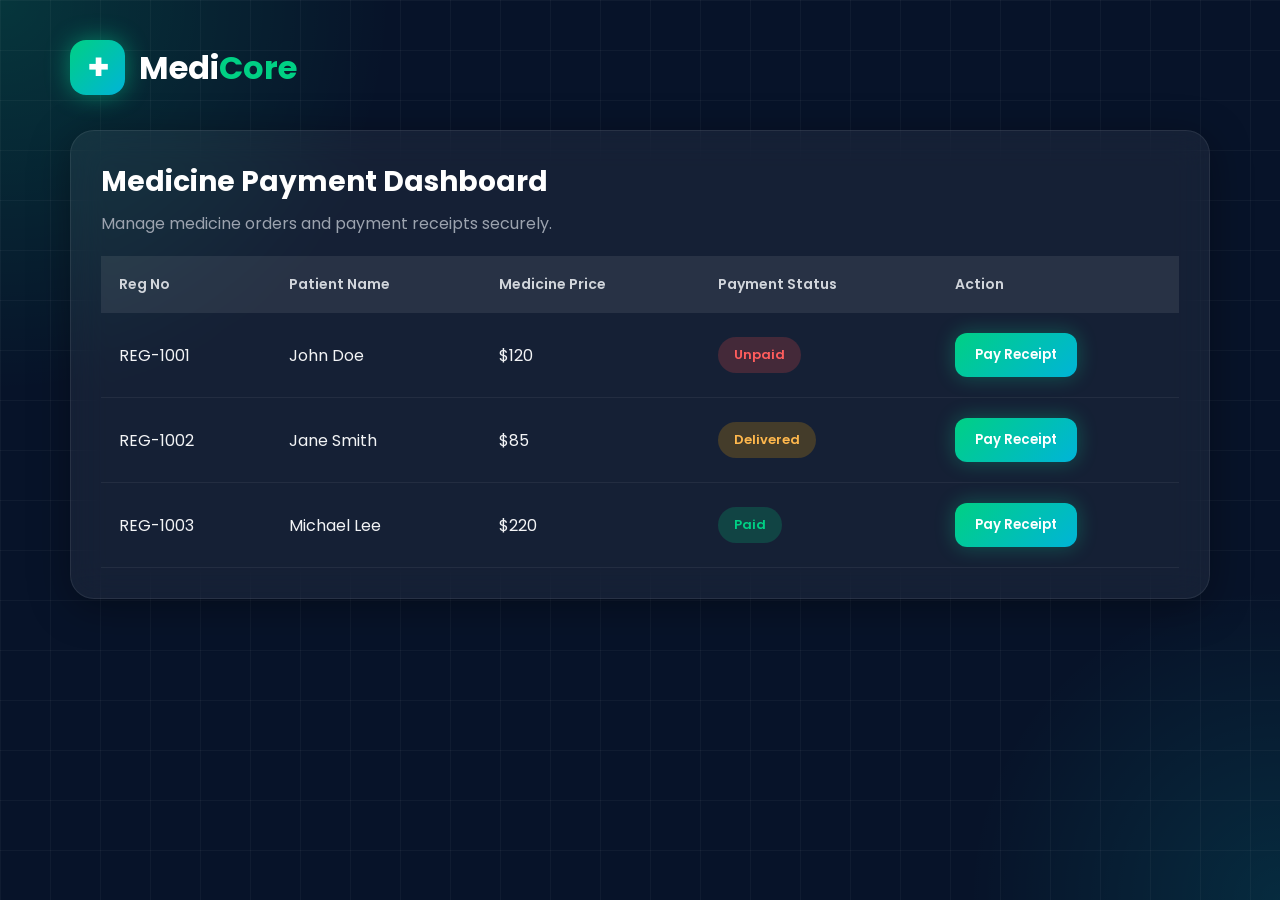
<file: frontend/src/main/index.html>
<!DOCTYPE html>
<html lang="en">
<head>
  <meta charset="UTF-8">
  <meta name="viewport" content="width=device-width, initial-scale=1.0">
  <title>Medical Payment System</title>

  <link rel="stylesheet" href="css/styles.css">
</head>
<body>

  <div class="container">

    <!-- HEADER -->

    <div class="dashboard-header">

      <div class="logo">
        <div class="logo-box">✚</div>

        <h1>Medi<span>Core</span></h1>
      </div>

    </div>

    <!-- TABLE CARD -->

    <div class="glass-card">

      <div class="table-title">
        <h2>Medicine Payment Dashboard</h2>
        <p>Manage medicine orders and payment receipts securely.</p>
      </div>

      <table>

        <thead>
          <tr>
            <th>Reg No</th>
            <th>Patient Name</th>
            <th>Medicine Price</th>
            <th>Payment Status</th>
            <th>Action</th>
          </tr>
        </thead>

        <tbody>

          <tr>
            <td>REG-1001</td>
            <td>John Doe</td>
            <td>$120</td>
            <td>
              <span class="status unpaid">Unpaid</span>
            </td>
            <td>
              <button class="pay-btn">Pay Receipt</button>
            </td>
          </tr>

          <tr>
            <td>REG-1002</td>
            <td>Jane Smith</td>
            <td>$85</td>
            <td>
              <span class="status delivered">Delivered</span>
            </td>
            <td>
              <button class="pay-btn">Pay Receipt</button>
            </td>
          </tr>

          <tr>
            <td>REG-1003</td>
            <td>Michael Lee</td>
            <td>$220</td>
            <td>
              <span class="status paid">Paid</span>
            </td>
            <td>
              <button class="pay-btn">Pay Receipt</button>
            </td>
          </tr>

        </tbody>

      </table>

    </div>

  </div>

  <!-- POPUP -->

  <div class="popup" id="paymentPopup">

    <div class="popup-content">

      <span class="close-btn" id="closePopup">&times;</span>

      <h2>Payment Process</h2>

      <div class="method-buttons">
        <button id="cashBtn">Cash</button>
        <button id="cardBtn">Card</button>
      </div>

      <form id="cardForm" class="hidden">

        <input type="text" placeholder="Card Holder Name" required>

        <input type="text" placeholder="Card Number" maxlength="16" required>

        <div class="row">
          <input type="text" placeholder="MM/YY" required>
          <input type="text" placeholder="CVV" maxlength="3" required>
        </div>

        <button type="submit" class="submit-btn">
          Process Payment
        </button>

      </form>

      <div id="message"></div>

    </div>

  </div>

  <script src="js/app.js"></script>

</body>
</html>
</file>
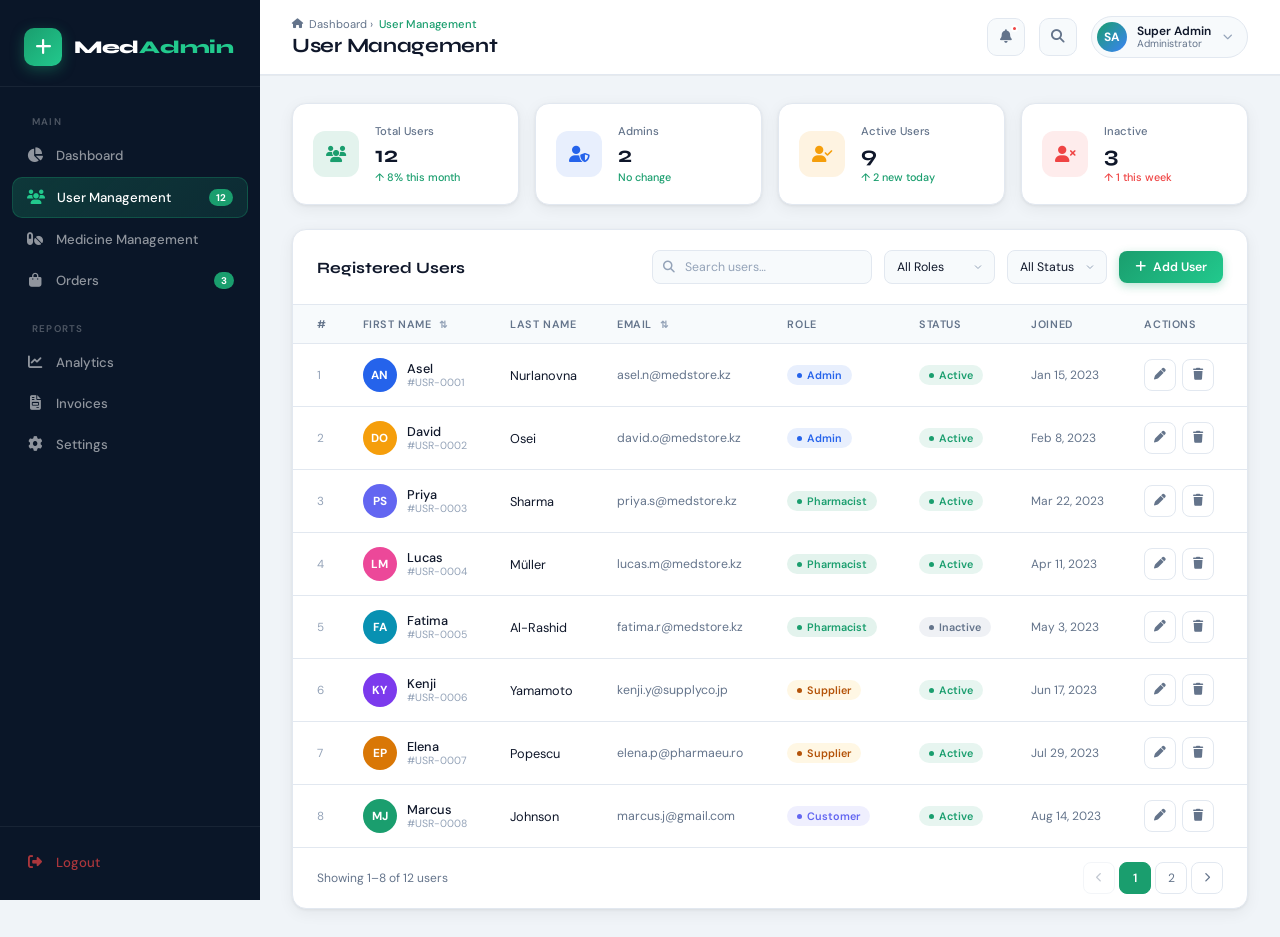
<file: frontend/src/admin.html>
<!DOCTYPE html>
<html lang="en">
<head>
<meta charset="UTF-8" />
<meta name="viewport" content="width=device-width, initial-scale=1.0"/>
<title>MedAdmin — User Management</title>
<link href="https://fonts.googleapis.com/css2?family=Syne:wght@400;500;600;700;800&family=DM+Sans:ital,opsz,wght@0,9..40,300;0,9..40,400;0,9..40,500;0,9..40,600;1,9..40,300&display=swap" rel="stylesheet"/>
<link href="https://cdnjs.cloudflare.com/ajax/libs/font-awesome/6.5.0/css/all.min.css" rel="stylesheet"/>
<link rel="stylesheet" href="main/css/admin.css">
</head>
<body>

<!-- Mobile Overlay -->
<div class="mobile-overlay" id="mobileOverlay" onclick="closeSidebar()"></div>

<!-- Mobile Toggle -->
<button class="mobile-toggle" onclick="toggleSidebar()">
  <i class="fas fa-bars"></i>
</button>

<!-- SIDEBAR -->
<aside class="sidebar" id="sidebar">
  <div class="sidebar-logo">
    <div class="logo-icon"><i class="fas fa-plus"></i></div>
    <div class="logo-text">Med<span>Admin</span></div>
  </div>

  <nav class="sidebar-nav">
    <div class="sidebar-section">Main</div>

    <a class="nav-item" href="#">
      <i class="fas fa-chart-pie"></i>
      Dashboard
    </a>
    <a class="nav-item active" href="#">
      <i class="fas fa-users"></i>
      User Management
      <span class="nav-badge">12</span>
    </a>
    <a class="nav-item" href="#">
      <i class="fas fa-pills"></i>
      Medicine Management
    </a>
    <a class="nav-item" href="#">
      <i class="fas fa-shopping-bag"></i>
      Orders
      <span class="nav-badge">3</span>
    </a>

    <div class="sidebar-section">Reports</div>

    <a class="nav-item" href="#">
      <i class="fas fa-chart-line"></i>
      Analytics
    </a>
    <a class="nav-item" href="#">
      <i class="fas fa-file-invoice"></i>
      Invoices
    </a>
    <a class="nav-item" href="#">
      <i class="fas fa-cog"></i>
      Settings
    </a>
  </nav>

  <div class="sidebar-footer">
    <a class="nav-item logout" href="#">
      <i class="fas fa-right-from-bracket"></i>
      Logout
    </a>
  </div>
</aside>

<script>
  function runCode() {
    alert("Run button clicked!");
  }
</script>

<!-- MAIN -->
<div class="main">

  <!-- TOPBAR -->
  <div class="topbar">
    <div class="topbar-left">
      <div class="topbar-breadcrumb">
        <i class="fas fa-house" style="font-size:0.65rem"></i>
        Dashboard &rsaquo; <span>User Management</span>
      </div>
      <div class="topbar-title">User Management</div>
    </div>
    <div class="topbar-right">
      <div class="topbar-icon-btn">
        <i class="fas fa-bell"></i>
        <div class="notif-dot"></div>
      </div>
      <div class="topbar-icon-btn">
        <i class="fas fa-magnifying-glass"></i>
      </div>
      <div class="admin-pill">
        <div class="admin-avatar">SA</div>
        <div class="admin-info">
          <div class="admin-name">Super Admin</div>
          <div class="admin-role">Administrator</div>
        </div>
        <i class="fas fa-chevron-down" style="font-size:0.65rem;color:var(--text-light);margin-left:2px"></i>
      </div>
    </div>
  </div>

  <!-- CONTENT -->
  <div class="content">

    <!-- Stats -->
    <div class="stats-row">
      <div class="stat-card">
        <div class="stat-icon green"><i class="fas fa-users"></i></div>
        <div>
          <div class="stat-label">Total Users</div>
          <div class="stat-value" id="statTotal">12</div>
          <div class="stat-delta">↑ 8% this month</div>
        </div>
      </div>
      <div class="stat-card">
        <div class="stat-icon blue"><i class="fas fa-user-shield"></i></div>
        <div>
          <div class="stat-label">Admins</div>
          <div class="stat-value" id="statAdmin">2</div>
          <div class="stat-delta">No change</div>
        </div>
      </div>
      <div class="stat-card">
        <div class="stat-icon amber"><i class="fas fa-user-check"></i></div>
        <div>
          <div class="stat-label">Active Users</div>
          <div class="stat-value" id="statActive">9</div>
          <div class="stat-delta">↑ 2 new today</div>
        </div>
      </div>
      <div class="stat-card">
        <div class="stat-icon red"><i class="fas fa-user-xmark"></i></div>
        <div>
          <div class="stat-label">Inactive</div>
          <div class="stat-value" id="statInactive">3</div>
          <div class="stat-delta neg">↑ 1 this week</div>
        </div>
      </div>
    </div>

    <!-- Table Card -->
    <div class="table-card">
      <div class="table-header">
        <div class="table-title">Registered Users</div>
        <div class="search-wrap">
          <i class="fas fa-search"></i>
          <input type="text" class="search-input" id="searchInput" placeholder="Search users…" oninput="filterTable()"/>
        </div>
        <select class="filter-select" id="roleFilter" onchange="filterTable()">
          <option value="">All Roles</option>
          <option value="Admin">Admin</option>
          <option value="Pharmacist">Pharmacist</option>
          <option value="Supplier">Supplier</option>
          <option value="Customer">Customer</option>
        </select>
        <select class="filter-select" id="statusFilter" onchange="filterTable()">
          <option value="">All Status</option>
          <option value="Active">Active</option>
          <option value="Inactive">Inactive</option>
        </select>
        <button class="btn-add" onclick="showToast('Feature coming soon!','info')">
          <i class="fas fa-plus"></i> Add User
        </button>
      </div>

      <div class="table-wrap">
        <table id="userTable">
          <thead>
            <tr>
              <th>#</th>
              <th>First Name <span class="sort-icon">⇅</span></th>
              <th>Last Name</th>
              <th>Email <span class="sort-icon">⇅</span></th>
              <th>Role</th>
              <th>Status</th>
              <th>Joined</th>
              <th>Actions</th>
            </tr>
          </thead>
          <tbody id="userTbody"></tbody>
        </table>
        <div class="empty-state" id="emptyState">
          <i class="fas fa-users-slash"></i>
          <h3>No users found</h3>
          <p>Try adjusting your search or filter criteria.</p>
        </div>
      </div>

      <div class="table-footer">
        <div class="page-info" id="pageInfo">Showing 1–10 of 12 users</div>
        <div class="pagination" id="pagination"></div>
      </div>
    </div>

  </div><!-- /content -->
</div><!-- /main -->

<!-- Delete Modal -->
<div class="modal-overlay" id="deleteModal">
  <div class="modal">
    <div class="modal-icon"><i class="fas fa-trash-can"></i></div>
    <h2>Delete User?</h2>
    <p>You're about to permanently delete <span class="modal-user" id="deleteUserName"></span>. This action cannot be undone.</p>
    <div class="modal-actions">
      <button class="btn-cancel" onclick="closeModal()">Cancel</button>
      <button class="btn-confirm-delete" onclick="confirmDelete()">Delete</button>
    </div>
  </div>
</div>

<!-- Toast -->
<div class="toast-container" id="toastContainer"></div>

<script>
// ── DATA ──
const avatarColors = ['#1a9e6e','#2563eb','#f59e0b','#6366f1','#ec4899','#0891b2','#7c3aed','#d97706'];

let users = [
  { id: 1, first: 'Asel',     last: 'Nurlanovna', email: 'asel.n@medstore.kz',      role: 'Admin',      status: 'Active',   joined: '2023-01-15' },
  { id: 2, first: 'David',    last: 'Osei',       email: 'david.o@medstore.kz',     role: 'Admin',      status: 'Active',   joined: '2023-02-08' },
  { id: 3, first: 'Priya',    last: 'Sharma',     email: 'priya.s@medstore.kz',     role: 'Pharmacist', status: 'Active',   joined: '2023-03-22' },
  { id: 4, first: 'Lucas',    last: 'Müller',     email: 'lucas.m@medstore.kz',     role: 'Pharmacist', status: 'Active',   joined: '2023-04-11' },
  { id: 5, first: 'Fatima',   last: 'Al-Rashid',  email: 'fatima.r@medstore.kz',    role: 'Pharmacist', status: 'Inactive', joined: '2023-05-03' },
  { id: 6, first: 'Kenji',    last: 'Yamamoto',   email: 'kenji.y@supplyco.jp',     role: 'Supplier',   status: 'Active',   joined: '2023-06-17' },
  { id: 7, first: 'Elena',    last: 'Popescu',    email: 'elena.p@pharmaeu.ro',     role: 'Supplier',   status: 'Active',   joined: '2023-07-29' },
  { id: 8, first: 'Marcus',   last: 'Johnson',    email: 'marcus.j@gmail.com',      role: 'Customer',   status: 'Active',   joined: '2023-08-14' },
  { id: 9, first: 'Amara',    last: 'Diallo',     email: 'amara.d@outlook.com',     role: 'Customer',   status: 'Active',   joined: '2023-09-05' },
  { id: 10,first: 'Sofia',    last: 'Reyes',      email: 'sofia.r@yahoo.com',       role: 'Customer',   status: 'Inactive', joined: '2023-10-20' },
  { id: 11,first: 'Ivan',     last: 'Petrov',     email: 'ivan.p@mail.ru',          role: 'Customer',   status: 'Active',   joined: '2023-11-13' },
  { id: 12,first: 'Nour',     last: 'Hassan',     email: 'nour.h@hotmail.com',      role: 'Customer',   status: 'Inactive', joined: '2023-12-07' },
];

const ROWS_PER_PAGE = 8;
let currentPage   = 1;
let deleteTarget  = null;
let filteredUsers = [...users];

function getInitials(first, last) { return (first[0] + last[0]).toUpperCase(); }
function getColor(id) { return avatarColors[id % avatarColors.length]; }

function roleBadge(role) {
  const map = { Admin: 'badge-admin', Pharmacist: 'badge-pharmacist', Supplier: 'badge-supplier', Customer: 'badge-customer' };
  return `<span class="badge ${map[role] || ''}">${role}</span>`;
}

function statusPill(status) {
  return `<span class="status-pill ${status === 'Active' ? 'status-active' : 'status-inactive'}">${status}</span>`;
}

function highlight(text, query) {
  if (!query) return text;
  const re = new RegExp(`(${query.replace(/[.*+?^${}()|[\]\\]/g,'\\$&')})`, 'gi');
  return text.replace(re, '<mark>$1</mark>');
}

function formatDate(d) {
  const dt = new Date(d);
  return dt.toLocaleDateString('en-US', { month: 'short', day: 'numeric', year: 'numeric' });
}

function renderTable() {
  const tbody = document.getElementById('userTbody');
  const empty = document.getElementById('emptyState');
  const q = document.getElementById('searchInput').value.trim().toLowerCase();

  const start = (currentPage - 1) * ROWS_PER_PAGE;
  const slice = filteredUsers.slice(start, start + ROWS_PER_PAGE);

  if (filteredUsers.length === 0) {
    tbody.innerHTML = '';
    empty.style.display = 'flex';
  } else {
    empty.style.display = 'none';
    tbody.innerHTML = slice.map((u, i) => `
      <tr id="row-${u.id}">
        <td style="color:var(--text-light);font-size:0.78rem">${start + i + 1}</td>
        <td>
          <div class="user-cell">
            <div class="user-initial" style="background:${getColor(u.id)}">${getInitials(u.first, u.last)}</div>
            <div>
              <div class="user-name">${highlight(u.first, q)}</div>
              <div class="user-id">#USR-${String(u.id).padStart(4,'0')}</div>
            </div>
          </div>
        </td>
        <td>${highlight(u.last, q)}</td>
        <td class="email-cell">${highlight(u.email, q)}</td>
        <td>${roleBadge(u.role)}</td>
        <td>${statusPill(u.status)}</td>
        <td style="color:var(--text-muted);font-size:0.8rem">${formatDate(u.joined)}</td>
        <td>
          <div class="actions">
            <button class="btn-icon edit" title="Edit" onclick="showToast('Edit user coming soon!','info')">
              <i class="fas fa-pen"></i>
            </button>
            <button class="btn-icon delete" title="Delete" onclick="openDeleteModal(${u.id},'${u.first} ${u.last}')">
              <i class="fas fa-trash"></i>
            </button>
          </div>
        </td>
      </tr>
    `).join('');
  }

  updateStats();
  renderPagination();
  updatePageInfo();
}

function updateStats() {
  const total    = users.length;
  const admins   = users.filter(u => u.role === 'Admin').length;
  const active   = users.filter(u => u.status === 'Active').length;
  const inactive = users.filter(u => u.status === 'Inactive').length;
  document.getElementById('statTotal').textContent   = total;
  document.getElementById('statAdmin').textContent   = admins;
  document.getElementById('statActive').textContent  = active;
  document.getElementById('statInactive').textContent = inactive;

  // Update badge
  document.querySelectorAll('.nav-badge')[0].textContent = total;
}

function filterTable() {
  const q      = document.getElementById('searchInput').value.trim().toLowerCase();
  const role   = document.getElementById('roleFilter').value;
  const status = document.getElementById('statusFilter').value;

  filteredUsers = users.filter(u => {
    const matchQ = !q || [u.first, u.last, u.email, u.role].some(v => v.toLowerCase().includes(q));
    const matchR = !role   || u.role   === role;
    const matchS = !status || u.status === status;
    return matchQ && matchR && matchS;
  });

  currentPage = 1;
  renderTable();
}

function renderPagination() {
  const total = Math.ceil(filteredUsers.length / ROWS_PER_PAGE);
  const pg = document.getElementById('pagination');
  if (total <= 1) { pg.innerHTML = ''; return; }

  let html = `<button class="page-btn" onclick="goPage(${currentPage - 1})" ${currentPage === 1 ? 'disabled' : ''}>
                <i class="fas fa-chevron-left" style="font-size:0.65rem"></i>
              </button>`;

  for (let i = 1; i <= total; i++) {
    if (total > 6 && i > 2 && i < total - 1 && Math.abs(i - currentPage) > 1) {
      if (i === 3 || i === total - 2) html += `<button class="page-btn" disabled>…</button>`;
      continue;
    }
    html += `<button class="page-btn ${i === currentPage ? 'active' : ''}" onclick="goPage(${i})">${i}</button>`;
  }

  html += `<button class="page-btn" onclick="goPage(${currentPage + 1})" ${currentPage === total ? 'disabled' : ''}>
             <i class="fas fa-chevron-right" style="font-size:0.65rem"></i>
           </button>`;

  pg.innerHTML = html;
}

function updatePageInfo() {
  const start = (currentPage - 1) * ROWS_PER_PAGE + 1;
  const end   = Math.min(currentPage * ROWS_PER_PAGE, filteredUsers.length);
  document.getElementById('pageInfo').textContent =
    filteredUsers.length === 0 ? 'No users' : `Showing ${start}–${end} of ${filteredUsers.length} users`;
}

function goPage(p) {
  const total = Math.ceil(filteredUsers.length / ROWS_PER_PAGE);
  if (p < 1 || p > total) return;
  currentPage = p;
  renderTable();
}

// Delete Modal
function openDeleteModal(id, name) {
  deleteTarget = id;
  document.getElementById('deleteUserName').textContent = name;
  document.getElementById('deleteModal').classList.add('open');
}

function closeModal() {
  document.getElementById('deleteModal').classList.remove('open');
  deleteTarget = null;
}

function confirmDelete() {
  if (!deleteTarget) return;
  const row = document.getElementById(`row-${deleteTarget}`);
  if (row) {
    row.classList.add('deleting');
    setTimeout(() => {
      users = users.filter(u => u.id !== deleteTarget);
      filterTable();
      closeModal();
      showToast('User deleted successfully', 'success');
    }, 350);
  } else {
    users = users.filter(u => u.id !== deleteTarget);
    filterTable();
    closeModal();
    showToast('User deleted successfully', 'success');
  }
}

// Click outside modal to close
document.getElementById('deleteModal').addEventListener('click', function(e) {
  if (e.target === this) closeModal();
});

// Toast
function showToast(msg, type = 'success') {
  const icon = { success: 'circle-check', error: 'circle-xmark', info: 'circle-info' }[type] || 'circle-info';
  const tc = document.getElementById('toastContainer');
  const t = document.createElement('div');
  t.className = `toast ${type}`;
  t.innerHTML = `<i class="fas fa-${icon}"></i> ${msg}`;
  tc.appendChild(t);
  setTimeout(() => { t.style.opacity = '0'; t.style.transition = 'opacity 0.4s'; setTimeout(() => t.remove(), 400); }, 2800);
}

// Sidebar mobile
function toggleSidebar() {
  document.getElementById('sidebar').classList.toggle('open');
  document.getElementById('mobileOverlay').classList.toggle('open');
}
function closeSidebar() {
  document.getElementById('sidebar').classList.remove('open');
  document.getElementById('mobileOverlay').classList.remove('open');
}

// Init
renderTable();
</script>
</body>
</html>
</file>
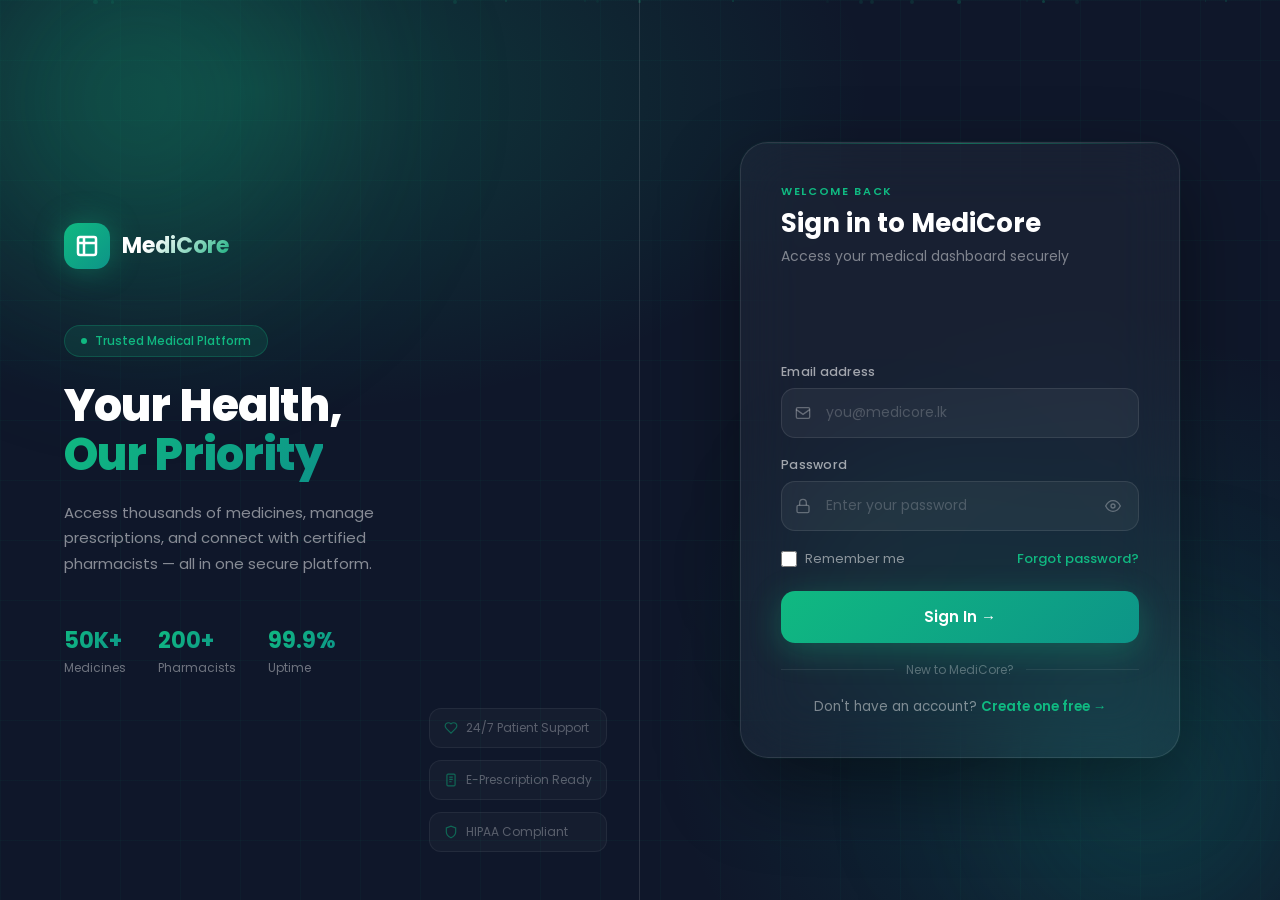
<file: frontend/src/login.html>
<!DOCTYPE html>
<html lang="en">
<head>
  <meta charset="UTF-8" />
  <meta name="viewport" content="width=device-width, initial-scale=1.0"/>
  <title>MediCore – Sign In</title>
  <link href="https://fonts.googleapis.com/css2?family=Poppins:wght@300;400;500;600;700;800&display=swap" rel="stylesheet"/>
  <style>
    *, *::before, *::after { box-sizing: border-box; margin: 0; padding: 0; }

    :root {
      --emerald: #10B981;
      --emerald-dark: #059669;
      --emerald-light: #D1FAE5;
      --teal: #0D9488;
      --navy: #0F172A;
      --slate: #1E293B;
      --muted: #64748B;
      --border: rgba(255,255,255,0.12);
      --glass: rgba(255,255,255,0.06);
      --glass-hover: rgba(255,255,255,0.10);
      --white: #FFFFFF;
      --error: #F87171;
    }

    html, body {
      height: 100%;
      font-family: 'Poppins', sans-serif;
      background: var(--navy);
      color: var(--white);
      overflow: hidden;
    }

    /* ─── Animated Mesh Background ─── */
    .bg {
      position: fixed; inset: 0; z-index: 0;
      background:
        radial-gradient(ellipse 80% 60% at 20% 10%, rgba(16,185,129,0.22) 0%, transparent 60%),
        radial-gradient(ellipse 60% 80% at 85% 80%, rgba(13,148,136,0.18) 0%, transparent 55%),
        radial-gradient(ellipse 50% 50% at 50% 50%, rgba(15,23,42,1) 0%, rgba(15,23,42,1) 100%);
    }

    .bg-orb {
      position: fixed; border-radius: 50%; filter: blur(80px); pointer-events: none; z-index: 0;
    }
    .orb1 {
      width: 520px; height: 520px;
      background: radial-gradient(circle, rgba(16,185,129,0.3) 0%, transparent 70%);
      top: -160px; left: -120px;
      animation: orbFloat 12s ease-in-out infinite alternate;
    }
    .orb2 {
      width: 420px; height: 420px;
      background: radial-gradient(circle, rgba(13,148,136,0.25) 0%, transparent 70%);
      bottom: -100px; right: -80px;
      animation: orbFloat 15s ease-in-out infinite alternate-reverse;
    }
    .orb3 {
      width: 240px; height: 240px;
      background: radial-gradient(circle, rgba(16,185,129,0.12) 0%, transparent 70%);
      top: 50%; left: 60%;
      animation: orbFloat 9s ease-in-out infinite alternate;
    }

    @keyframes orbFloat {
      from { transform: translate(0, 0) scale(1); }
      to   { transform: translate(30px, 20px) scale(1.08); }
    }

    /* ─── Grid Lines ─── */
    .grid-lines {
      position: fixed; inset: 0; z-index: 0; pointer-events: none;
      background-image:
        linear-gradient(rgba(16,185,129,0.04) 1px, transparent 1px),
        linear-gradient(90deg, rgba(16,185,129,0.04) 1px, transparent 1px);
      background-size: 60px 60px;
    }

    /* ─── Floating Particles ─── */
    .particles { position: fixed; inset: 0; z-index: 0; pointer-events: none; overflow: hidden; }
    .particle {
      position: absolute; border-radius: 50%;
      background: rgba(16,185,129,0.5);
      animation: particleDrift linear infinite;
    }

    @keyframes particleDrift {
      from { transform: translateY(110vh) rotate(0deg); opacity: 0; }
      10%  { opacity: 1; }
      90%  { opacity: 0.6; }
      to   { transform: translateY(-10vh) rotate(720deg); opacity: 0; }
    }

    /* ─── Page Layout ─── */
    .page {
      position: relative; z-index: 1;
      min-height: 100vh;
      display: grid;
      grid-template-columns: 1fr 1fr;
    }

    /* ─── Left Panel ─── */
    .left-panel {
      display: flex; flex-direction: column; justify-content: center;
      padding: 3rem 4rem;
      border-right: 1px solid var(--border);
      position: relative;
      animation: slideInLeft 0.8s cubic-bezier(0.16,1,0.3,1) both;
    }

    @keyframes slideInLeft {
      from { opacity: 0; transform: translateX(-40px); }
      to   { opacity: 1; transform: translateX(0); }
    }

    .brand {
      display: flex; align-items: center; gap: 12px;
      margin-bottom: 3.5rem;
    }

    .brand-icon {
      width: 46px; height: 46px;
      background: linear-gradient(135deg, var(--emerald), var(--teal));
      border-radius: 14px;
      display: flex; align-items: center; justify-content: center;
      box-shadow: 0 0 30px rgba(16,185,129,0.4);
    }

    .brand-icon svg { width: 24px; height: 24px; color: #fff; }

    .brand-name {
      font-size: 22px; font-weight: 700;
      background: linear-gradient(135deg, #fff 30%, rgba(16,185,129,0.9));
      -webkit-background-clip: text; -webkit-text-fill-color: transparent;
      background-clip: text;
    }

    .hero-badge {
      display: inline-flex; align-items: center; gap: 8px;
      background: rgba(16,185,129,0.12);
      border: 1px solid rgba(16,185,129,0.25);
      border-radius: 100px;
      padding: 6px 16px;
      font-size: 12px; font-weight: 500; color: var(--emerald);
      margin-bottom: 1.5rem;
      width: fit-content;
    }

    .hero-badge-dot {
      width: 6px; height: 6px; border-radius: 50%;
      background: var(--emerald);
      animation: pulse 2s ease-in-out infinite;
    }

    @keyframes pulse {
      0%, 100% { opacity: 1; transform: scale(1); }
      50% { opacity: 0.5; transform: scale(0.8); }
    }

    .hero-title {
      font-size: clamp(2rem, 3.5vw, 3rem);
      font-weight: 800; line-height: 1.1;
      margin-bottom: 1.25rem;
      letter-spacing: -0.02em;
    }

    .hero-title span {
      background: linear-gradient(135deg, var(--emerald), var(--teal));
      -webkit-background-clip: text; -webkit-text-fill-color: transparent;
      background-clip: text;
    }

    .hero-desc {
      font-size: 15px; color: rgba(255,255,255,0.5);
      line-height: 1.7; max-width: 380px;
      margin-bottom: 3rem;
    }

    .stats-row {
      display: flex; gap: 2rem;
    }

    .stat {
      display: flex; flex-direction: column; gap: 2px;
    }

    .stat-num {
      font-size: 22px; font-weight: 700;
      background: linear-gradient(135deg, var(--emerald), var(--teal));
      -webkit-background-clip: text; -webkit-text-fill-color: transparent;
      background-clip: text;
    }

    .stat-label {
      font-size: 12px; color: rgba(255,255,255,0.4); font-weight: 400;
    }

    /* ─── Floating Medical Icons ─── */
    .medical-visual {
      position: absolute; bottom: 3rem; right: 2rem;
      display: flex; flex-direction: column; gap: 12px;
      opacity: 0.5;
    }

    .med-chip {
      display: flex; align-items: center; gap: 8px;
      background: var(--glass); border: 1px solid var(--border);
      border-radius: 12px; padding: 10px 14px;
      font-size: 12px; color: rgba(255,255,255,0.6);
      backdrop-filter: blur(10px);
    }

    .med-chip svg { width: 14px; height: 14px; color: var(--emerald); }

    /* ─── Right Panel ─── */
    .right-panel {
      display: flex; align-items: center; justify-content: center;
      padding: 2rem;
      animation: slideInRight 0.8s cubic-bezier(0.16,1,0.3,1) 0.1s both;
    }

    @keyframes slideInRight {
      from { opacity: 0; transform: translateX(40px); }
      to   { opacity: 1; transform: translateX(0); }
    }

    /* ─── Auth Card ─── */
    .auth-card {
      width: 100%; max-width: 440px;
      background: rgba(255,255,255,0.04);
      border: 1px solid rgba(255,255,255,0.10);
      border-radius: 28px;
      padding: 2.5rem;
      backdrop-filter: blur(30px);
      box-shadow: 0 32px 80px rgba(0,0,0,0.4), 0 0 0 1px rgba(16,185,129,0.05);
      position: relative;
      overflow: hidden;
    }

    .auth-card::before {
      content: '';
      position: absolute; top: 0; left: 0; right: 0;
      height: 1px;
      background: linear-gradient(90deg, transparent, rgba(16,185,129,0.5), transparent);
    }

    .card-header { margin-bottom: 2rem; }

    .card-label {
      font-size: 11px; font-weight: 600; letter-spacing: 0.15em;
      color: var(--emerald); text-transform: uppercase;
      margin-bottom: 8px;
    }

    .card-title {
      font-size: 26px; font-weight: 700; line-height: 1.2;
      color: var(--white);
    }

    .card-subtitle {
      font-size: 14px; color: rgba(255,255,255,0.45);
      margin-top: 6px;
    }

    /* ─── Form Fields ─── */
    .form { display: flex; flex-direction: column; gap: 18px; }

    .field { display: flex; flex-direction: column; gap: 7px; }

    .field-label {
      font-size: 12.5px; font-weight: 500;
      color: rgba(255,255,255,0.6);
      letter-spacing: 0.02em;
    }

    .input-wrap {
      position: relative;
      display: flex; align-items: center;
    }

    .input-icon {
      position: absolute; left: 14px;
      display: flex; align-items: center;
      pointer-events: none; z-index: 1;
    }

    .input-icon svg { width: 16px; height: 16px; color: rgba(255,255,255,0.3); transition: color 0.25s; }

    .input-wrap:focus-within .input-icon svg { color: var(--emerald); }

    .input-field {
      width: 100%; height: 50px;
      background: rgba(255,255,255,0.05);
      border: 1px solid rgba(255,255,255,0.09);
      border-radius: 14px;
      padding: 0 14px 0 44px;
      font-size: 14px; font-family: 'Poppins', sans-serif;
      color: var(--white);
      outline: none;
      transition: border-color 0.25s, background 0.25s, box-shadow 0.25s;
    }

    .input-field::placeholder { color: rgba(255,255,255,0.2); }

    .input-field:hover {
      background: rgba(255,255,255,0.07);
      border-color: rgba(255,255,255,0.15);
    }

    .input-field:focus {
      background: rgba(16,185,129,0.06);
      border-color: rgba(16,185,129,0.5);
      box-shadow: 0 0 0 4px rgba(16,185,129,0.08);
    }

    .input-field.error {
      border-color: rgba(248,113,113,0.5);
      box-shadow: 0 0 0 4px rgba(248,113,113,0.08);
    }

    /* ─── Show Password Toggle ─── */
    .pw-toggle {
      position: absolute; right: 14px;
      background: none; border: none; cursor: pointer;
      display: flex; align-items: center;
      color: rgba(255,255,255,0.3);
      transition: color 0.2s;
      padding: 4px;
    }
    .pw-toggle:hover { color: rgba(255,255,255,0.7); }
    .pw-toggle svg { width: 16px; height: 16px; }

    /* ─── Error Toast ─── */
    .error-toast {
      display: flex; align-items: center; gap: 10px;
      background: rgba(248,113,113,0.10);
      border: 1px solid rgba(248,113,113,0.25);
      border-radius: 12px;
      padding: 12px 14px;
      font-size: 13px; color: var(--error);
      opacity: 0; transform: translateY(-6px);
      transition: opacity 0.3s, transform 0.3s;
      pointer-events: none;
    }

    .error-toast.show { opacity: 1; transform: translateY(0); pointer-events: all; }
    .error-toast svg { width: 16px; height: 16px; flex-shrink: 0; }

    /* ─── Options Row ─── */
    .options-row {
      display: flex; align-items: center; justify-content: space-between;
    }

    .remember {
      display: flex; align-items: center; gap: 8px;
      cursor: pointer; font-size: 13px; color: rgba(255,255,255,0.5);
      user-select: none;
    }

    .remember input[type=checkbox] {
      width: 16px; height: 16px;
      accent-color: var(--emerald);
      cursor: pointer;
    }

    .forgot-link {
      font-size: 13px; color: var(--emerald);
      text-decoration: none; font-weight: 500;
      transition: opacity 0.2s;
    }
    .forgot-link:hover { opacity: 0.75; }

    /* ─── Submit Button ─── */
    .submit-btn {
      width: 100%; height: 52px;
      background: linear-gradient(135deg, var(--emerald), var(--teal));
      border: none; border-radius: 14px;
      font-size: 15px; font-weight: 600; font-family: 'Poppins', sans-serif;
      color: #fff; cursor: pointer;
      position: relative; overflow: hidden;
      transition: transform 0.15s, box-shadow 0.2s;
      box-shadow: 0 8px 32px rgba(16,185,129,0.3);
      display: flex; align-items: center; justify-content: center; gap: 8px;
      margin-top: 4px;
    }

    .submit-btn::before {
      content: '';
      position: absolute; inset: 0;
      background: linear-gradient(135deg, rgba(255,255,255,0.15), transparent);
      opacity: 0; transition: opacity 0.2s;
    }

    .submit-btn:hover { transform: translateY(-2px); box-shadow: 0 14px 40px rgba(16,185,129,0.4); }
    .submit-btn:hover::before { opacity: 1; }
    .submit-btn:active { transform: translateY(0); }

    .submit-btn.loading { pointer-events: none; opacity: 0.8; }

    .btn-spinner {
      width: 18px; height: 18px;
      border: 2.5px solid rgba(255,255,255,0.3);
      border-top-color: #fff;
      border-radius: 50%;
      animation: spin 0.7s linear infinite;
      display: none;
    }

    .submit-btn.loading .btn-text { display: none; }
    .submit-btn.loading .btn-spinner { display: block; }

    @keyframes spin { to { transform: rotate(360deg); } }

    /* ─── Divider ─── */
    .divider {
      display: flex; align-items: center; gap: 12px;
    }
    .divider-line { flex: 1; height: 1px; background: rgba(255,255,255,0.08); }
    .divider-text { font-size: 12px; color: rgba(255,255,255,0.3); white-space: nowrap; }

    /* ─── Switch Link ─── */
    .switch-link {
      text-align: center; font-size: 13.5px; color: rgba(255,255,255,0.45);
    }

    .switch-link a {
      color: var(--emerald); text-decoration: none; font-weight: 600;
      transition: opacity 0.2s;
    }
    .switch-link a:hover { opacity: 0.75; }

    /* ─── Success Screen ─── */
    .success-screen {
      display: none; flex-direction: column; align-items: center;
      text-align: center; gap: 16px; padding: 1rem 0;
    }

    .success-screen.show { display: flex; }

    .success-ring {
      width: 72px; height: 72px; border-radius: 50%;
      background: linear-gradient(135deg, var(--emerald), var(--teal));
      display: flex; align-items: center; justify-content: center;
      box-shadow: 0 0 40px rgba(16,185,129,0.4);
      animation: popIn 0.5s cubic-bezier(0.175, 0.885, 0.32, 1.275) both;
    }

    @keyframes popIn {
      from { opacity: 0; transform: scale(0.5); }
      to   { opacity: 1; transform: scale(1); }
    }

    .success-ring svg { width: 32px; height: 32px; color: #fff; }
    .success-title { font-size: 20px; font-weight: 700; }
    .success-sub { font-size: 13.5px; color: rgba(255,255,255,0.5); line-height: 1.6; }

    /* ─── Responsive ─── */
    @media (max-width: 768px) {
      .page { grid-template-columns: 1fr; }
      .left-panel { display: none; }
      .right-panel { padding: 1.5rem 1rem; align-items: flex-start; padding-top: 3rem; }
      .auth-card { padding: 2rem 1.5rem; border-radius: 20px; }
    }
  </style>
</head>
<body>

<div class="bg"></div>
<div class="bg-orb orb1"></div>
<div class="bg-orb orb2"></div>
<div class="bg-orb orb3"></div>
<div class="grid-lines"></div>

<div class="particles" id="particles"></div>

<div class="page">

  <!-- LEFT PANEL -->
  <div class="left-panel">
    <div class="brand">
      <div class="brand-icon">
        <svg viewBox="0 0 24 24" fill="none" stroke="currentColor" stroke-width="2.5">
          <path d="M9 3H5a2 2 0 00-2 2v4m6-6h10a2 2 0 012 2v4M9 3v18m0 0h10a2 2 0 002-2V9M9 21H5a2 2 0 01-2-2V9m0 0h18"/>
        </svg>
      </div>
      <span class="brand-name">MediCore</span>
    </div>

    <div class="hero-badge">
      <div class="hero-badge-dot"></div>
      Trusted Medical Platform
    </div>

    <h1 class="hero-title">
      Your Health,<br><span>Our Priority</span>
    </h1>

    <p class="hero-desc">
      Access thousands of medicines, manage prescriptions, and connect with certified pharmacists — all in one secure platform.
    </p>

    <div class="stats-row">
      <div class="stat">
        <span class="stat-num">50K+</span>
        <span class="stat-label">Medicines</span>
      </div>
      <div class="stat">
        <span class="stat-num">200+</span>
        <span class="stat-label">Pharmacists</span>
      </div>
      <div class="stat">
        <span class="stat-num">99.9%</span>
        <span class="stat-label">Uptime</span>
      </div>
    </div>

    <div class="medical-visual">
      <div class="med-chip">
        <svg viewBox="0 0 24 24" fill="none" stroke="currentColor" stroke-width="2"><path d="M19 14c1.49-1.46 3-3.21 3-5.5A5.5 5.5 0 0016.5 3c-1.76 0-3 .5-4.5 2-1.5-1.5-2.74-2-4.5-2A5.5 5.5 0 002 8.5c0 2.3 1.5 4.05 3 5.5l7 7Z"/></svg>
        24/7 Patient Support
      </div>
      <div class="med-chip">
        <svg viewBox="0 0 24 24" fill="none" stroke="currentColor" stroke-width="2"><rect x="5" y="2" width="14" height="20" rx="2"/><path d="M9 7h6M9 11h6M9 15h4"/></svg>
        E-Prescription Ready
      </div>
      <div class="med-chip">
        <svg viewBox="0 0 24 24" fill="none" stroke="currentColor" stroke-width="2"><path d="M12 22s8-4 8-10V5l-8-3-8 3v7c0 6 8 10 8 10z"/></svg>
        HIPAA Compliant
      </div>
    </div>
  </div>

  <!-- RIGHT PANEL -->
  <div class="right-panel">
    <div class="auth-card">

      <!-- FORM VIEW -->
      <div id="form-view">
        <div class="card-header">
          <div class="card-label">Welcome back</div>
          <div class="card-title">Sign in to MediCore</div>
          <div class="card-subtitle">Access your medical dashboard securely</div>
        </div>

        <div class="form">

          <!-- Error Toast -->
          <div class="error-toast" id="error-toast">
            <svg viewBox="0 0 24 24" fill="none" stroke="currentColor" stroke-width="2"><circle cx="12" cy="12" r="10"/><line x1="12" y1="8" x2="12" y2="12"/><line x1="12" y1="16" x2="12.01" y2="16"/></svg>
            <span id="error-text">Invalid email or password. Please try again.</span>
          </div>

          <!-- Email -->
          <div class="field">
            <label class="field-label">Email address</label>
            <div class="input-wrap">
              <span class="input-icon">
                <svg viewBox="0 0 24 24" fill="none" stroke="currentColor" stroke-width="2"><rect x="2" y="4" width="20" height="16" rx="2"/><path d="m2 7 10 7 10-7"/></svg>
              </span>
              <input class="input-field" type="email" id="login-email" placeholder="you@medicore.lk" autocomplete="email"/>
            </div>
          </div>

          <!-- Password -->
          <div class="field">
            <label class="field-label">Password</label>
            <div class="input-wrap">
              <span class="input-icon">
                <svg viewBox="0 0 24 24" fill="none" stroke="currentColor" stroke-width="2"><rect x="3" y="11" width="18" height="11" rx="2"/><path d="M7 11V7a5 5 0 0110 0v4"/></svg>
              </span>
              <input class="input-field" type="password" id="login-pw" placeholder="Enter your password" autocomplete="current-password"/>
              <button class="pw-toggle" id="pw-toggle" onclick="togglePw()" type="button" title="Toggle visibility">
                <svg id="eye-icon" viewBox="0 0 24 24" fill="none" stroke="currentColor" stroke-width="2"><path d="M1 12s4-8 11-8 11 8 11 8-4 8-11 8-11-8-11-8z"/><circle cx="12" cy="12" r="3"/></svg>
              </button>
            </div>
          </div>

          <!-- Options -->
          <div class="options-row">
            <label class="remember">
              <input type="checkbox" id="remember"/>
              Remember me
            </label>
            <a href="#" class="forgot-link">Forgot password?</a>
          </div>

          <!-- Submit -->
          <button class="submit-btn" id="login-btn" onclick="handleLogin()">
            <div class="btn-spinner"></div>
            <span class="btn-text">Sign In →</span>
          </button>

          <!-- Divider -->
          <div class="divider">
            <div class="divider-line"></div>
            <span class="divider-text">New to MediCore?</span>
            <div class="divider-line"></div>
          </div>

          <!-- Switch -->
          <div class="switch-link">
            Don't have an account? <a href="signup.html">Create one free →</a>
          </div>

        </div>
      </div>

      <!-- SUCCESS VIEW -->
      <div class="success-screen" id="success-view">
        <div class="success-ring">
          <svg viewBox="0 0 24 24" fill="none" stroke="currentColor" stroke-width="2.5"><path d="M20 6L9 17l-5-5"/></svg>
        </div>
        <div class="success-title">Welcome Back!</div>
        <div class="success-sub">You've been signed in successfully.<br>Redirecting to your dashboard…</div>
      </div>

    </div>
  </div>
</div>

<script>
  /* ─── Particles ─── */
  (function() {
    var container = document.getElementById('particles');
    for (var i = 0; i < 18; i++) {
      var p = document.createElement('div');
      p.className = 'particle';
      var size = Math.random() * 3 + 1.5;
      p.style.cssText = [
        'width:' + size + 'px',
        'height:' + size + 'px',
        'left:' + (Math.random() * 100) + '%',
        'animation-duration:' + (Math.random() * 18 + 12) + 's',
        'animation-delay:' + (Math.random() * -20) + 's',
        'opacity:' + (Math.random() * 0.4 + 0.1)
      ].join(';');
      container.appendChild(p);
    }
  })();

  /* ─── Show/Hide Password ─── */
  var pwVisible = false;
  function togglePw() {
    pwVisible = !pwVisible;
    var inp = document.getElementById('login-pw');
    inp.type = pwVisible ? 'text' : 'password';
    document.getElementById('eye-icon').innerHTML = pwVisible
      ? '<path d="M17.94 17.94A10.07 10.07 0 0112 20c-7 0-11-8-11-8a18.45 18.45 0 015.06-5.94"/><path d="M9.9 4.24A9.12 9.12 0 0112 4c7 0 11 8 11 8a18.5 18.5 0 01-2.16 3.19"/><line x1="1" y1="1" x2="23" y2="23"/>'
      : '<path d="M1 12s4-8 11-8 11 8 11 8-4 8-11 8-11-8-11-8z"/><circle cx="12" cy="12" r="3"/>';
  }

  /* ─── Show Error ─── */
  function showError(msg) {
    var toast = document.getElementById('error-toast');
    var emailInput = document.getElementById('login-email');
    var pwInput = document.getElementById('login-pw');
    document.getElementById('error-text').textContent = msg;
    toast.classList.add('show');
    emailInput.classList.add('error');
    pwInput.classList.add('error');
    setTimeout(function() {
      toast.classList.remove('show');
      emailInput.classList.remove('error');
      pwInput.classList.remove('error');
    }, 4000);
  }

  /* ─── Login Handler ─── */
  function handleLogin() {
    var email = document.getElementById('login-email').value.trim();
    var pw = document.getElementById('login-pw').value;

    if (!email || !/\S+@\S+\.\S+/.test(email)) {
      showError('Please enter a valid email address.');
      return;
    }
    if (!pw || pw.length < 4) {
      showError('Please enter your password.');
      return;
    }

    var btn = document.getElementById('login-btn');
    btn.classList.add('loading');

    setTimeout(function() {
      btn.classList.remove('loading');
      document.getElementById('form-view').style.display = 'none';
      document.getElementById('success-view').classList.add('show');
    }, 2000);
  }

  /* Clear errors on input */
  ['login-email','login-pw'].forEach(function(id) {
    document.getElementById(id).addEventListener('input', function() {
      this.classList.remove('error');
      document.getElementById('error-toast').classList.remove('show');
    });
  });

  /* Enter key support */
  document.addEventListener('keydown', function(e) {
    if (e.key === 'Enter') handleLogin();
  });
</script>
</body>
</html>
</file>
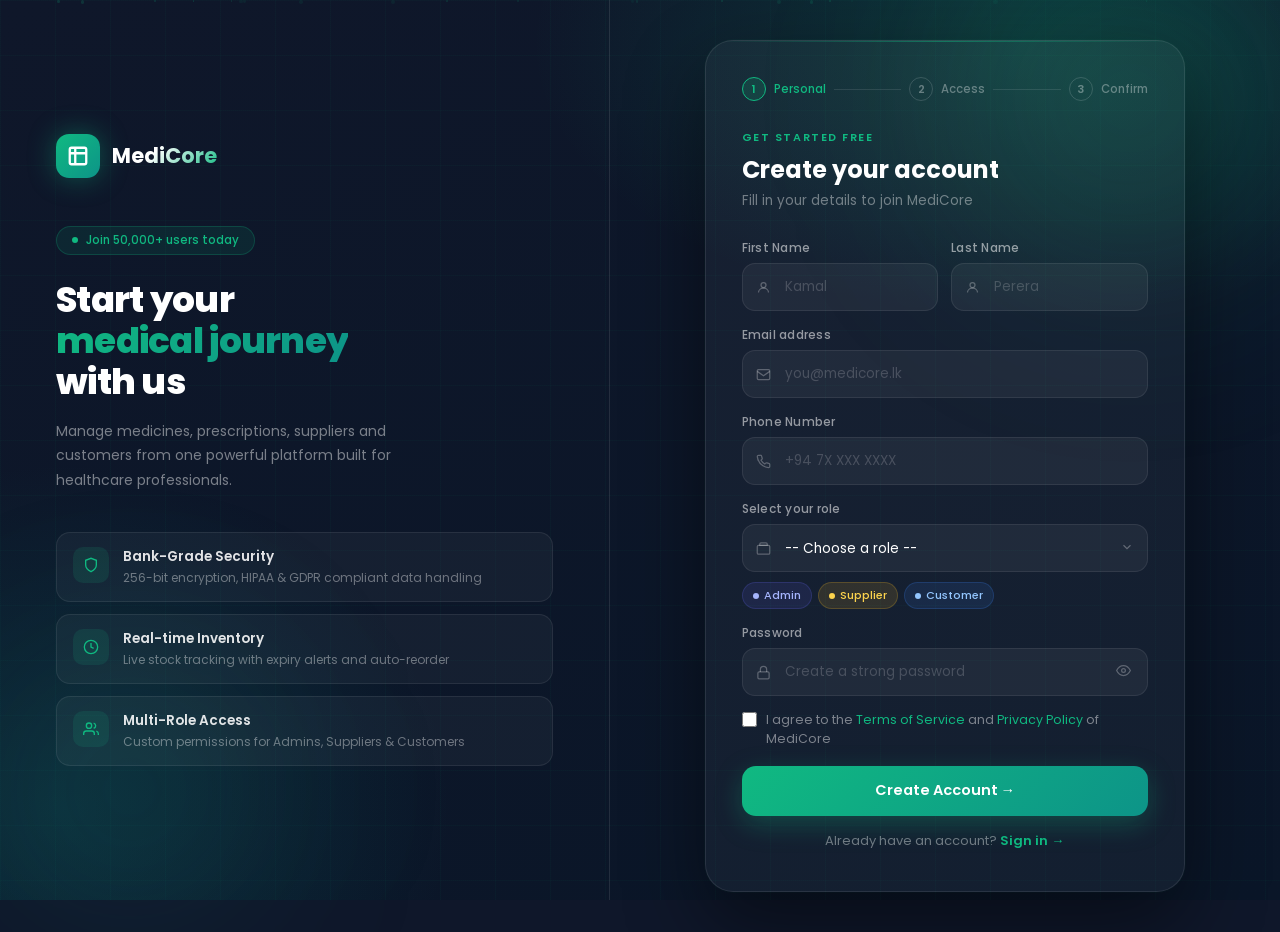
<file: frontend/src/signup.html>
<!DOCTYPE html>
<html lang="en">
<head>
  <meta charset="UTF-8" />
  <meta name="viewport" content="width=device-width, initial-scale=1.0"/>
  <title>MediCore – Create Account</title>
  <link href="https://fonts.googleapis.com/css2?family=Poppins:wght@300;400;500;600;700;800&display=swap" rel="stylesheet"/>
  <style>
    *, *::before, *::after { box-sizing: border-box; margin: 0; padding: 0; }

    :root {
      --emerald: #10B981;
      --emerald-dark: #059669;
      --teal: #0D9488;
      --navy: #0F172A;
      --slate: #1E293B;
      --muted: #64748B;
      --border: rgba(255,255,255,0.10);
      --glass: rgba(255,255,255,0.05);
      --white: #FFFFFF;
      --error: #F87171;
    }

    html, body {
      min-height: 100%;
      font-family: 'Poppins', sans-serif;
      background: var(--navy);
      color: var(--white);
    }

    /* ─── Background ─── */
    .bg { position: fixed; inset: 0; z-index: 0; }
    .bg-gradient {
      position: fixed; inset: 0; z-index: 0;
      background:
        radial-gradient(ellipse 70% 55% at 80% 5%, rgba(16,185,129,0.2) 0%, transparent 55%),
        radial-gradient(ellipse 55% 70% at 5% 90%, rgba(13,148,136,0.18) 0%, transparent 55%),
        linear-gradient(160deg, #0F172A 0%, #0A1628 100%);
    }

    .grid-lines {
      position: fixed; inset: 0; z-index: 0; pointer-events: none;
      background-image:
        linear-gradient(rgba(16,185,129,0.035) 1px, transparent 1px),
        linear-gradient(90deg, rgba(16,185,129,0.035) 1px, transparent 1px);
      background-size: 55px 55px;
    }

    .bg-orb {
      position: fixed; border-radius: 50%; filter: blur(90px);
      pointer-events: none; z-index: 0;
    }
    .orb1 {
      width: 500px; height: 500px;
      background: radial-gradient(circle, rgba(16,185,129,0.22) 0%, transparent 70%);
      top: -150px; right: -100px;
      animation: orbFloat 14s ease-in-out infinite alternate;
    }
    .orb2 {
      width: 380px; height: 380px;
      background: radial-gradient(circle, rgba(13,148,136,0.18) 0%, transparent 70%);
      bottom: -80px; left: -60px;
      animation: orbFloat 11s ease-in-out infinite alternate-reverse;
    }

    @keyframes orbFloat {
      from { transform: translate(0, 0); }
      to   { transform: translate(25px, 18px); }
    }

    .particles { position: fixed; inset: 0; z-index: 0; pointer-events: none; overflow: hidden; }
    .particle {
      position: absolute; border-radius: 50%;
      background: rgba(16,185,129,0.45);
      animation: particleDrift linear infinite;
    }
    @keyframes particleDrift {
      from { transform: translateY(110vh); opacity: 0; }
      10%  { opacity: 1; }
      90%  { opacity: 0.5; }
      to   { transform: translateY(-10vh); opacity: 0; }
    }

    /* ─── Page layout ─── */
    .page {
      position: relative; z-index: 1;
      min-height: 100vh;
      display: grid;
      grid-template-columns: 1fr 1.1fr;
    }

    /* ─── Left Panel ─── */
    .left-panel {
      display: flex; flex-direction: column;
      justify-content: center; padding: 3rem 3.5rem;
      border-right: 1px solid var(--border);
      animation: fadeSlideLeft 0.8s cubic-bezier(0.16,1,0.3,1) both;
      position: sticky; top: 0; height: 100vh;
    }

    @keyframes fadeSlideLeft {
      from { opacity: 0; transform: translateX(-30px); }
      to   { opacity: 1; transform: translateX(0); }
    }

    .brand {
      display: flex; align-items: center; gap: 12px; margin-bottom: 3rem;
    }

    .brand-icon {
      width: 44px; height: 44px;
      background: linear-gradient(135deg, var(--emerald), var(--teal));
      border-radius: 13px;
      display: flex; align-items: center; justify-content: center;
      box-shadow: 0 0 28px rgba(16,185,129,0.4);
    }
    .brand-icon svg { width: 22px; height: 22px; color: #fff; }

    .brand-name {
      font-size: 21px; font-weight: 700;
      background: linear-gradient(135deg, #fff 40%, var(--emerald));
      -webkit-background-clip: text; -webkit-text-fill-color: transparent;
      background-clip: text;
    }

    .hero-tag {
      display: inline-flex; align-items: center; gap: 8px;
      background: rgba(16,185,129,0.1);
      border: 1px solid rgba(16,185,129,0.22);
      border-radius: 100px; padding: 5px 15px;
      font-size: 11.5px; font-weight: 500; color: var(--emerald);
      margin-bottom: 1.5rem; width: fit-content;
    }

    .dot { width: 6px; height: 6px; border-radius: 50%; background: var(--emerald); animation: pulse 2s ease-in-out infinite; }

    @keyframes pulse {
      0%, 100% { opacity: 1; transform: scale(1); }
      50% { opacity: 0.4; transform: scale(0.8); }
    }

    .hero-title {
      font-size: clamp(1.8rem, 2.8vw, 2.6rem);
      font-weight: 800; line-height: 1.15; margin-bottom: 1rem;
      letter-spacing: -0.02em;
    }

    .hero-title span {
      background: linear-gradient(135deg, var(--emerald), var(--teal));
      -webkit-background-clip: text; -webkit-text-fill-color: transparent;
      background-clip: text;
    }

    .hero-desc {
      font-size: 14px; color: rgba(255,255,255,0.45); line-height: 1.75;
      max-width: 350px; margin-bottom: 2.5rem;
    }

    /* ─── Feature Cards ─── */
    .features { display: flex; flex-direction: column; gap: 12px; }

    .feature {
      display: flex; align-items: flex-start; gap: 14px;
      background: rgba(255,255,255,0.04);
      border: 1px solid rgba(255,255,255,0.08);
      border-radius: 14px; padding: 14px 16px;
      transition: background 0.2s, border-color 0.2s;
      animation: fadeSlideLeft 0.8s cubic-bezier(0.16,1,0.3,1) both;
    }

    .feature:nth-child(1) { animation-delay: 0.2s; }
    .feature:nth-child(2) { animation-delay: 0.3s; }
    .feature:nth-child(3) { animation-delay: 0.4s; }
    .feature:hover { background: rgba(16,185,129,0.06); border-color: rgba(16,185,129,0.18); }

    .feature-icon {
      width: 36px; height: 36px; flex-shrink: 0;
      background: rgba(16,185,129,0.12);
      border-radius: 10px;
      display: flex; align-items: center; justify-content: center;
    }
    .feature-icon svg { width: 16px; height: 16px; color: var(--emerald); }

    .feature-text { display: flex; flex-direction: column; gap: 2px; }
    .feature-title { font-size: 13.5px; font-weight: 600; color: rgba(255,255,255,0.88); }
    .feature-sub { font-size: 12px; color: rgba(255,255,255,0.38); line-height: 1.5; }

    /* ─── Right Panel ─── */
    .right-panel {
      display: flex; align-items: flex-start; justify-content: center;
      padding: 2.5rem 2rem;
      animation: fadeSlideRight 0.8s cubic-bezier(0.16,1,0.3,1) 0.1s both;
    }

    @keyframes fadeSlideRight {
      from { opacity: 0; transform: translateX(30px); }
      to   { opacity: 1; transform: translateX(0); }
    }

    /* ─── Auth Card ─── */
    .auth-card {
      width: 100%; max-width: 480px;
      background: rgba(255,255,255,0.04);
      border: 1px solid rgba(255,255,255,0.09);
      border-radius: 28px;
      padding: 2.25rem 2.25rem 2.5rem;
      backdrop-filter: blur(30px);
      box-shadow: 0 32px 80px rgba(0,0,0,0.45), 0 0 0 1px rgba(16,185,129,0.04);
      position: relative; overflow: hidden;
    }

    .auth-card::before {
      content: '';
      position: absolute; top: 0; left: 0; right: 0; height: 1px;
      background: linear-gradient(90deg, transparent, rgba(16,185,129,0.45), transparent);
    }

    /* ─── Progress Steps ─── */
    .progress-row {
      display: flex; align-items: center; gap: 0;
      margin-bottom: 1.75rem;
    }

    .step {
      display: flex; align-items: center; gap: 8px;
      font-size: 11.5px; color: rgba(255,255,255,0.35); font-weight: 500;
    }

    .step.active { color: var(--emerald); }
    .step.done { color: rgba(16,185,129,0.6); }

    .step-num {
      width: 24px; height: 24px; border-radius: 50%;
      border: 1.5px solid rgba(255,255,255,0.15);
      display: flex; align-items: center; justify-content: center;
      font-size: 11px; font-weight: 600;
      flex-shrink: 0;
      transition: all 0.3s;
    }

    .step.active .step-num {
      border-color: var(--emerald);
      background: rgba(16,185,129,0.15);
      color: var(--emerald);
    }

    .step.done .step-num {
      border-color: var(--emerald);
      background: var(--emerald);
      color: #fff;
    }

    .step-connector {
      flex: 1; height: 1px;
      background: rgba(255,255,255,0.1);
      margin: 0 8px;
      transition: background 0.4s;
    }

    .step-connector.active { background: rgba(16,185,129,0.4); }

    .card-label {
      font-size: 11px; font-weight: 600; letter-spacing: 0.14em;
      color: var(--emerald); text-transform: uppercase;
      margin-bottom: 6px;
    }

    .card-title { font-size: 24px; font-weight: 700; margin-bottom: 4px; }
    .card-subtitle { font-size: 13.5px; color: rgba(255,255,255,0.4); margin-bottom: 1.75rem; }

    /* ─── Form ─── */
    .form { display: flex; flex-direction: column; gap: 15px; }

    .field { display: flex; flex-direction: column; gap: 6px; }

    .field-label {
      font-size: 12px; font-weight: 500;
      color: rgba(255,255,255,0.55); letter-spacing: 0.02em;
    }

    .row-2 { display: grid; grid-template-columns: 1fr 1fr; gap: 13px; }

    .input-wrap { position: relative; display: flex; align-items: center; }

    .input-icon {
      position: absolute; left: 14px;
      display: flex; align-items: center;
      pointer-events: none; z-index: 1;
    }
    .input-icon svg { width: 15px; height: 15px; color: rgba(255,255,255,0.28); transition: color 0.25s; }
    .input-wrap:focus-within .input-icon svg { color: var(--emerald); }

    .input-field {
      width: 100%; height: 48px;
      background: rgba(255,255,255,0.05);
      border: 1px solid rgba(255,255,255,0.08);
      border-radius: 13px;
      padding: 0 14px 0 42px;
      font-size: 13.5px; font-family: 'Poppins', sans-serif;
      color: var(--white); outline: none;
      transition: border-color 0.25s, background 0.25s, box-shadow 0.25s;
    }

    .input-field::placeholder { color: rgba(255,255,255,0.18); }
    .input-field:hover { background: rgba(255,255,255,0.07); border-color: rgba(255,255,255,0.13); }
    .input-field:focus {
      background: rgba(16,185,129,0.06);
      border-color: rgba(16,185,129,0.45);
      box-shadow: 0 0 0 4px rgba(16,185,129,0.08);
    }
    .input-field.error {
      border-color: rgba(248,113,113,0.45);
      box-shadow: 0 0 0 4px rgba(248,113,113,0.07);
    }

    /* Role select */
    .input-field.select-field {
      appearance: none;
      -webkit-appearance: none;
      cursor: pointer;
    }

    .select-arrow {
      position: absolute; right: 14px;
      pointer-events: none;
      color: rgba(255,255,255,0.3);
    }
    .select-arrow svg { width: 14px; height: 14px; }
    .input-wrap:focus-within .select-arrow { color: var(--emerald); }

    /* Role options colors hack */
    .input-field option { background: #1E293B; color: #fff; }

    /* Role badges preview */
    .role-pills {
      display: flex; flex-wrap: wrap; gap: 6px; margin-top: 4px;
    }

    .role-pill {
      display: inline-flex; align-items: center; gap: 5px;
      padding: 4px 10px; border-radius: 100px;
      font-size: 11px; font-weight: 500;
      cursor: pointer; transition: all 0.2s;
      border: 1px solid transparent;
      user-select: none;
    }

    .role-pill[data-role="Admin"]      { background: rgba(99,102,241,0.12); color: #A5B4FC; border-color: rgba(99,102,241,0.2); }
    .role-pill[data-role="Supplier"]   { background: rgba(251,191,36,0.12); color: #FCD34D; border-color: rgba(251,191,36,0.2); }
    .role-pill[data-role="Customer"]   { background: rgba(59,130,246,0.12); color: #93C5FD; border-color: rgba(59,130,246,0.2); }

    .role-pill:hover { opacity: 0.8; transform: translateY(-1px); }
    .role-pill.selected { opacity: 1; box-shadow: 0 0 0 2px currentColor; }

    .role-pill-dot { width: 6px; height: 6px; border-radius: 50%; background: currentColor; }

    /* ─── Password Strength ─── */
    .pw-strength { display: none; margin-top: 5px; }
    .pw-strength.visible { display: block; }

    .strength-bars { display: flex; gap: 4px; margin-bottom: 5px; }
    .sbar {
      height: 3px; flex: 1; border-radius: 2px;
      background: rgba(255,255,255,0.08); transition: background 0.3s;
    }

    .strength-info {
      display: flex; justify-content: space-between;
      font-size: 11px;
    }
    .strength-label { font-weight: 500; }
    .strength-tips { color: rgba(255,255,255,0.3); }

    /* ─── PW Toggle ─── */
    .pw-toggle {
      position: absolute; right: 13px;
      background: none; border: none; cursor: pointer;
      color: rgba(255,255,255,0.28); transition: color 0.2s; padding: 4px;
    }
    .pw-toggle:hover { color: rgba(255,255,255,0.65); }
    .pw-toggle svg { width: 15px; height: 15px; }

    /* ─── Inline field error ─── */
    .field-err {
      font-size: 11px; color: var(--error);
      display: none; padding-left: 2px;
    }

    /* ─── Terms ─── */
    .terms {
      display: flex; align-items: flex-start; gap: 9px;
      font-size: 12.5px; color: rgba(255,255,255,0.45);
      line-height: 1.5;
    }
    .terms input[type=checkbox] {
      width: 15px; height: 15px; flex-shrink: 0; margin-top: 1px;
      accent-color: var(--emerald); cursor: pointer;
    }
    .terms a { color: var(--emerald); text-decoration: none; }
    .terms a:hover { text-decoration: underline; }

    /* ─── Submit ─── */
    .submit-btn {
      width: 100%; height: 50px;
      background: linear-gradient(135deg, var(--emerald), var(--teal));
      border: none; border-radius: 14px;
      font-size: 14.5px; font-weight: 600; font-family: 'Poppins', sans-serif;
      color: #fff; cursor: pointer;
      position: relative; overflow: hidden;
      transition: transform 0.15s, box-shadow 0.2s;
      box-shadow: 0 8px 28px rgba(16,185,129,0.28);
      display: flex; align-items: center; justify-content: center; gap: 8px;
      margin-top: 2px;
    }
    .submit-btn::before {
      content: ''; position: absolute; inset: 0;
      background: linear-gradient(135deg, rgba(255,255,255,0.14), transparent);
      opacity: 0; transition: opacity 0.2s;
    }
    .submit-btn:hover { transform: translateY(-2px); box-shadow: 0 14px 36px rgba(16,185,129,0.38); }
    .submit-btn:hover::before { opacity: 1; }
    .submit-btn:active { transform: translateY(0); }
    .submit-btn.loading { pointer-events: none; opacity: 0.8; }

    .btn-spinner {
      width: 17px; height: 17px;
      border: 2.5px solid rgba(255,255,255,0.3);
      border-top-color: #fff;
      border-radius: 50%;
      animation: spin 0.7s linear infinite;
      display: none;
    }
    .submit-btn.loading .btn-text { display: none; }
    .submit-btn.loading .btn-spinner { display: block; }
    @keyframes spin { to { transform: rotate(360deg); } }

    /* ─── Switch link ─── */
    .switch-link {
      text-align: center; font-size: 13px; color: rgba(255,255,255,0.4);
    }
    .switch-link a {
      color: var(--emerald); text-decoration: none; font-weight: 600;
    }
    .switch-link a:hover { opacity: 0.75; }

    /* ─── Success ─── */
    .success-screen {
      display: none; flex-direction: column; align-items: center;
      text-align: center; gap: 14px; padding: 0.5rem 0;
    }
    .success-screen.show { display: flex; }

    .success-ring {
      width: 70px; height: 70px; border-radius: 50%;
      background: linear-gradient(135deg, var(--emerald), var(--teal));
      display: flex; align-items: center; justify-content: center;
      box-shadow: 0 0 40px rgba(16,185,129,0.45);
      animation: popIn 0.55s cubic-bezier(0.175, 0.885, 0.32, 1.275) both;
    }
    @keyframes popIn {
      from { opacity: 0; transform: scale(0.4); }
      to   { opacity: 1; transform: scale(1); }
    }
    .success-ring svg { width: 30px; height: 30px; color: #fff; }

    .success-title { font-size: 22px; font-weight: 700; margin-top: 4px; }
    .success-sub { font-size: 13.5px; color: rgba(255,255,255,0.45); line-height: 1.65; }

    .patient-badge {
      display: inline-flex; align-items: center; gap: 8px;
      background: rgba(16,185,129,0.1); border: 1px solid rgba(16,185,129,0.22);
      border-radius: 12px; padding: 10px 20px;
      font-size: 14px; font-weight: 600; color: var(--emerald);
      letter-spacing: 0.06em;
    }

    .role-badge-display {
      display: inline-flex; align-items: center; gap: 6px;
      padding: 6px 14px; border-radius: 100px;
      font-size: 12px; font-weight: 500;
    }

    /* ─── Responsive ─── */
    @media (max-width: 860px) {
      .page { grid-template-columns: 1fr; }
      .left-panel { display: none; }
      .right-panel { padding: 2rem 1rem; }
      .auth-card { padding: 1.75rem 1.25rem; max-width: 100%; }
      .row-2 { grid-template-columns: 1fr; }
    }
  </style>
</head>
<body>

<div class="bg-gradient"></div>
<div class="grid-lines"></div>
<div class="bg-orb orb1"></div>
<div class="bg-orb orb2"></div>
<div class="particles" id="particles"></div>

<div class="page">

  <!-- LEFT PANEL -->
  <div class="left-panel">
    <div class="brand">
      <div class="brand-icon">
        <svg viewBox="0 0 24 24" fill="none" stroke="currentColor" stroke-width="2.5">
          <path d="M9 3H5a2 2 0 00-2 2v4m6-6h10a2 2 0 012 2v4M9 3v18m0 0h10a2 2 0 002-2V9M9 21H5a2 2 0 01-2-2V9m0 0h18"/>
        </svg>
      </div>
      <span class="brand-name">MediCore</span>
    </div>

    <div class="hero-tag">
      <div class="dot"></div>
      Join 50,000+ users today
    </div>

    <h1 class="hero-title">
      Start your<br><span>medical journey</span><br>with us
    </h1>

    <p class="hero-desc">
      Manage medicines, prescriptions, suppliers and customers from one powerful platform built for healthcare professionals.
    </p>

    <div class="features">
      <div class="feature">
        <div class="feature-icon">
          <svg viewBox="0 0 24 24" fill="none" stroke="currentColor" stroke-width="2"><path d="M12 22s8-4 8-10V5l-8-3-8 3v7c0 6 8 10 8 10z"/></svg>
        </div>
        <div class="feature-text">
          <div class="feature-title">Bank-Grade Security</div>
          <div class="feature-sub">256-bit encryption, HIPAA & GDPR compliant data handling</div>
        </div>
      </div>
      <div class="feature">
        <div class="feature-icon">
          <svg viewBox="0 0 24 24" fill="none" stroke="currentColor" stroke-width="2"><circle cx="12" cy="12" r="10"/><polyline points="12 6 12 12 16 14"/></svg>
        </div>
        <div class="feature-text">
          <div class="feature-title">Real-time Inventory</div>
          <div class="feature-sub">Live stock tracking with expiry alerts and auto-reorder</div>
        </div>
      </div>
      <div class="feature">
        <div class="feature-icon">
          <svg viewBox="0 0 24 24" fill="none" stroke="currentColor" stroke-width="2"><path d="M17 21v-2a4 4 0 00-4-4H5a4 4 0 00-4 4v2"/><circle cx="9" cy="7" r="4"/><path d="M23 21v-2a4 4 0 00-3-3.87"/><path d="M16 3.13a4 4 0 010 7.75"/></svg>
        </div>
        <div class="feature-text">
          <div class="feature-title">Multi-Role Access</div>
          <div class="feature-sub">Custom permissions for Admins, Suppliers & Customers</div>
        </div>
      </div>
    </div>
  </div>

  <!-- RIGHT PANEL -->
  <div class="right-panel">
    <div class="auth-card">

      <!-- FORM VIEW -->
      <div id="form-view">

        <!-- Progress Steps -->
        <div class="progress-row">
          <div class="step active" id="step1">
            <div class="step-num" id="sn1">1</div>
            <span>Personal</span>
          </div>
          <div class="step-connector" id="conn1"></div>
          <div class="step" id="step2">
            <div class="step-num" id="sn2">2</div>
            <span>Access</span>
          </div>
          <div class="step-connector" id="conn2"></div>
          <div class="step" id="step3">
            <div class="step-num" id="sn3">3</div>
            <span>Confirm</span>
          </div>
        </div>

        <div class="card-label">Get started free</div>
        <div class="card-title">Create your account</div>
        <div class="card-subtitle">Fill in your details to join MediCore</div>

        <div class="form" id="main-form">

          <!-- Row: First + Last Name -->
          <div class="row-2">
            <div class="field">
              <label class="field-label">First Name</label>
              <div class="input-wrap">
                <span class="input-icon">
                  <svg viewBox="0 0 24 24" fill="none" stroke="currentColor" stroke-width="2"><circle cx="12" cy="8" r="4"/><path d="M4 20c0-4 3.6-7 8-7s8 3 8 7"/></svg>
                </span>
                <input class="input-field" type="text" id="su-first" placeholder="Kamal" autocomplete="given-name"/>
              </div>
              <div class="field-err" id="err-first">First name is required</div>
            </div>
            <div class="field">
              <label class="field-label">Last Name</label>
              <div class="input-wrap">
                <span class="input-icon">
                  <svg viewBox="0 0 24 24" fill="none" stroke="currentColor" stroke-width="2"><circle cx="12" cy="8" r="4"/><path d="M4 20c0-4 3.6-7 8-7s8 3 8 7"/></svg>
                </span>
                <input class="input-field" type="text" id="su-last" placeholder="Perera" autocomplete="family-name"/>
              </div>
              <div class="field-err" id="err-last">Last name is required</div>
            </div>
          </div>

          <!-- Email -->
          <div class="field">
            <label class="field-label">Email address</label>
            <div class="input-wrap">
              <span class="input-icon">
                <svg viewBox="0 0 24 24" fill="none" stroke="currentColor" stroke-width="2"><rect x="2" y="4" width="20" height="16" rx="2"/><path d="m2 7 10 7 10-7"/></svg>
              </span>
              <input class="input-field" type="email" id="su-email" placeholder="you@medicore.lk" autocomplete="email"/>
            </div>
            <div class="field-err" id="err-email">Enter a valid email address</div>
          </div>

          <!-- Phone Number -->
          <div class="field">
            <label class="field-label">Phone Number</label>
            <div class="input-wrap">
              <span class="input-icon">
                <svg viewBox="0 0 24 24" fill="none" stroke="currentColor" stroke-width="2"><path d="M22 16.92v3a2 2 0 01-2.18 2 19.79 19.79 0 01-8.63-3.07A19.5 19.5 0 012.12 4.18 2 2 0 014.11 2h3a2 2 0 012 1.72c.127.96.361 1.903.7 2.81a2 2 0 01-.45 2.11L8.09 9.91a16 16 0 006 6l1.27-1.27a2 2 0 012.11-.45c.907.339 1.85.573 2.81.7A2 2 0 0122 16.92z"/></svg>
              </span>
              <input class="input-field" type="tel" id="su-phone" placeholder="+94 7X XXX XXXX" autocomplete="tel" style="padding-left:42px;"/>
            </div>
            <div class="field-err" id="err-phone">Enter a valid phone number</div>
          </div>

          <!-- Role + Pills -->
          <div class="field">
            <label class="field-label">Select your role</label>
            <div class="input-wrap">
              <span class="input-icon">
                <svg viewBox="0 0 24 24" fill="none" stroke="currentColor" stroke-width="2"><path d="M20 7H4a2 2 0 00-2 2v10a2 2 0 002 2h16a2 2 0 002-2V9a2 2 0 00-2-2z"/><path d="M16 3H8a2 2 0 00-2 2v2h12V5a2 2 0 00-2-2z"/></svg>
              </span>
              <select class="input-field select-field" id="su-role" onchange="syncRolePill(this.value)">
                <option value="">-- Choose a role --</option>
                <option value="Admin">Admin</option>
                <option value="Supplier">Supplier</option>
                <option value="Customer">Customer</option>
              </select>
              <span class="select-arrow">
                <svg viewBox="0 0 24 24" fill="none" stroke="currentColor" stroke-width="2"><polyline points="6 9 12 15 18 9"/></svg>
              </span>
            </div>
            <div class="role-pills">
              <span class="role-pill" data-role="Admin" onclick="selectRole('Admin')">
                <span class="role-pill-dot"></span>Admin
              </span>
              <span class="role-pill" data-role="Supplier" onclick="selectRole('Supplier')">
                <span class="role-pill-dot"></span>Supplier
              </span>
              <span class="role-pill" data-role="Customer" onclick="selectRole('Customer')">
                <span class="role-pill-dot"></span>Customer
              </span>
            </div>
            <div class="field-err" id="err-role">Please select a role</div>
          </div>

          <!-- Password -->
          <div class="field">
            <label class="field-label">Password</label>
            <div class="input-wrap">
              <span class="input-icon">
                <svg viewBox="0 0 24 24" fill="none" stroke="currentColor" stroke-width="2"><rect x="3" y="11" width="18" height="11" rx="2"/><path d="M7 11V7a5 5 0 0110 0v4"/></svg>
              </span>
              <input class="input-field" type="password" id="su-pw" placeholder="Create a strong password" oninput="evalStrength(this.value)"/>
              <button class="pw-toggle" onclick="togglePw('su-pw', this)" type="button">
                <svg viewBox="0 0 24 24" fill="none" stroke="currentColor" stroke-width="2"><path d="M1 12s4-8 11-8 11 8 11 8-4 8-11 8-11-8-11-8z"/><circle cx="12" cy="12" r="3"/></svg>
              </button>
            </div>
            <div class="pw-strength" id="pw-strength">
              <div class="strength-bars">
                <div class="sbar" id="sb1"></div>
                <div class="sbar" id="sb2"></div>
                <div class="sbar" id="sb3"></div>
                <div class="sbar" id="sb4"></div>
              </div>
              <div class="strength-info">
                <span class="strength-label" id="strength-label" style="color:#ccc;"></span>
                <span class="strength-tips" id="strength-tips"></span>
              </div>
            </div>
            <div class="field-err" id="err-pw">Password must be at least 8 characters</div>
          </div>

          <!-- Terms -->
          <div class="terms">
            <input type="checkbox" id="agree"/>
            <label for="agree">
              I agree to the <a href="#">Terms of Service</a> and <a href="#">Privacy Policy</a> of MediCore
            </label>
          </div>

          <!-- Submit -->
          <button class="submit-btn" id="signup-btn" onclick="handleSignup()">
            <div class="btn-spinner"></div>
            <span class="btn-text">Create Account →</span>
          </button>

          <!-- Switch -->
          <div class="switch-link">
            Already have an account? <a href="login.html">Sign in →</a>
          </div>

        </div>
      </div>

      <!-- SUCCESS VIEW -->
      <div class="success-screen" id="success-view">
        <div class="success-ring">
          <svg viewBox="0 0 24 24" fill="none" stroke="currentColor" stroke-width="2.5"><path d="M20 6L9 17l-5-5"/></svg>
        </div>
        <div class="success-title">Account Created!</div>
        <div class="success-sub" id="success-sub">Welcome to MediCore.<br>Your account is ready.</div>
        <div class="patient-badge" id="patient-badge"></div>
        <div class="role-badge-display" id="role-badge-display"></div>
        <button class="submit-btn" style="margin-top:8px; max-width:220px;" onclick="window.location.href='login.html'">
          <span class="btn-text">Go to Sign In →</span>
        </button>
      </div>

    </div>
  </div>
</div>

<script>
  /* ─── Particles ─── */
  (function() {
    var c = document.getElementById('particles');
    for (var i = 0; i < 20; i++) {
      var p = document.createElement('div');
      p.className = 'particle';
      var s = Math.random() * 3 + 1.5;
      p.style.cssText = 'width:'+s+'px;height:'+s+'px;left:'+(Math.random()*100)+'%;animation-duration:'+(Math.random()*18+12)+'s;animation-delay:'+(Math.random()*-20)+'s;opacity:'+(Math.random()*0.35+0.1);
      c.appendChild(p);
    }
  })();

  /* ─── Role Pill Select ─── */
  function selectRole(role) {
    document.getElementById('su-role').value = role;
    document.querySelectorAll('.role-pill').forEach(function(p) {
      p.classList.toggle('selected', p.dataset.role === role);
    });
    document.getElementById('err-role').style.display = 'none';
    updateProgress();
  }

  function syncRolePill(role) {
    document.querySelectorAll('.role-pill').forEach(function(p) {
      p.classList.toggle('selected', p.dataset.role === role);
    });
    updateProgress();
  }

  /* ─── Progress Steps ─── */
  function updateProgress() {
    var first = document.getElementById('su-first').value;
    var last  = document.getElementById('su-last').value;
    var email = document.getElementById('su-email').value;
    var role  = document.getElementById('su-role').value;
    var pw    = document.getElementById('su-pw').value;

    var s1done = first && last && email;
    var s2done = role;
    var s3done = pw && pw.length >= 8;

    setStep(1, s1done, false);
    setStep(2, s2done, !s1done);
    setStep(3, s3done, !s2done);

    if (s1done) document.getElementById('conn1').classList.add('active');
    else document.getElementById('conn1').classList.remove('active');
    if (s2done) document.getElementById('conn2').classList.add('active');
    else document.getElementById('conn2').classList.remove('active');
  }

  function setStep(n, done, inactive) {
    var step = document.getElementById('step'+n);
    var sn   = document.getElementById('sn'+n);
    step.classList.remove('active','done');
    if (done) {
      step.classList.add('done');
      sn.innerHTML = '<svg viewBox="0 0 24 24" fill="none" stroke="currentColor" stroke-width="3" width="12" height="12"><path d="M20 6L9 17l-5-5"/></svg>';
    } else if (!inactive) {
      step.classList.add('active');
      sn.textContent = n;
    } else {
      sn.textContent = n;
    }
  }

  ['su-first','su-last','su-email','su-pw'].forEach(function(id) {
    document.getElementById(id).addEventListener('input', updateProgress);
  });

  /* ─── Password Strength ─── */
  function evalStrength(val) {
    var el = document.getElementById('pw-strength');
    if (!val) { el.classList.remove('visible'); return; }
    el.classList.add('visible');

    var score = 0;
    if (val.length >= 8) score++;
    if (/[A-Z]/.test(val)) score++;
    if (/[0-9]/.test(val)) score++;
    if (/[^A-Za-z0-9]/.test(val)) score++;

    var palettes = [
      { color: '#F87171', label: 'Weak',      tip: 'Add uppercase & numbers' },
      { color: '#FB923C', label: 'Fair',      tip: 'Add special characters' },
      { color: '#FBBF24', label: 'Good',      tip: 'Almost there!' },
      { color: '#10B981', label: 'Strong',    tip: 'Great password!' },
    ];
    var p = palettes[Math.max(score-1, 0)];

    for (var i = 1; i <= 4; i++) {
      document.getElementById('sb'+i).style.background = i <= score ? p.color : 'rgba(255,255,255,0.08)';
    }
    document.getElementById('strength-label').textContent = p.label;
    document.getElementById('strength-label').style.color = p.color;
    document.getElementById('strength-tips').textContent = p.tip;
  }

  /* ─── PW Toggle ─── */
  function togglePw(id, btn) {
    var inp = document.getElementById(id);
    var visible = inp.type === 'text';
    inp.type = visible ? 'password' : 'text';
    btn.innerHTML = visible
      ? '<svg viewBox="0 0 24 24" fill="none" stroke="currentColor" stroke-width="2"><path d="M1 12s4-8 11-8 11 8 11 8-4 8-11 8-11-8-11-8z"/><circle cx="12" cy="12" r="3"/></svg>'
      : '<svg viewBox="0 0 24 24" fill="none" stroke="currentColor" stroke-width="2"><path d="M17.94 17.94A10.07 10.07 0 0112 20c-7 0-11-8-11-8a18.45 18.45 0 015.06-5.94"/><path d="M9.9 4.24A9.12 9.12 0 0112 4c7 0 11 8 11 8a18.5 18.5 0 01-2.16 3.19"/><line x1="1" y1="1" x2="23" y2="23"/></svg>';
  }

  /* ─── Field Error Helpers ─── */
  function fieldErr(id, errId, show) {
    var inp = document.getElementById(id);
    var err = document.getElementById(errId);
    if (show) {
      inp.classList.add('error');
      err.style.display = 'block';
    } else {
      inp.classList.remove('error');
      err.style.display = 'none';
    }
    return !show;
  }

  /* ─── Signup Handler ─── */
  function handleSignup() {
    var first = document.getElementById('su-first').value.trim();
    var last  = document.getElementById('su-last').value.trim();
    var email = document.getElementById('su-email').value.trim();
    var phone = document.getElementById('su-phone').value.trim();
    var role  = document.getElementById('su-role').value;
    var pw    = document.getElementById('su-pw').value;
    var agree = document.getElementById('agree').checked;
    var valid = true;

    valid = fieldErr('su-first','err-first', !first) && valid;
    valid = fieldErr('su-last', 'err-last',  !last)  && valid;
    valid = fieldErr('su-email','err-email',  !email || !/\S+@\S+\.\S+/.test(email)) && valid;
    valid = fieldErr('su-phone','err-phone',  !phone || !/^[+\d][\d\s\-]{6,}$/.test(phone)) && valid;
    valid = fieldErr('su-role', 'err-role',  !role)  && valid;
    valid = fieldErr('su-pw',   'err-pw',    !pw || pw.length < 8) && valid;

    if (!agree) {
      alert('Please accept the Terms of Service to continue.');
      return;
    }

    if (!valid) return;

    var btn = document.getElementById('signup-btn');
    btn.classList.add('loading');

    setTimeout(function() {
      btn.classList.remove('loading');
      document.getElementById('form-view').style.display = 'none';
      document.getElementById('success-view').classList.add('show');

      document.getElementById('success-sub').innerHTML =
        'Welcome, <strong>' + first + ' ' + last + '</strong>!<br>Your MediCore account is ready to use.';

      var uid = 'MC-' + Math.random().toString(36).substring(2,8).toUpperCase();
      document.getElementById('patient-badge').textContent = 'User ID: ' + uid;

      var roleColors = {
        Admin:      { bg: 'rgba(99,102,241,0.12)',  color: '#A5B4FC', border: 'rgba(99,102,241,0.25)' },
        Supplier:   { bg: 'rgba(251,191,36,0.12)',  color: '#FCD34D', border: 'rgba(251,191,36,0.25)' },
        Customer:   { bg: 'rgba(59,130,246,0.12)',  color: '#93C5FD', border: 'rgba(59,130,246,0.25)' },
      };
      var rc = roleColors[role] || roleColors.Customer;
      var rb = document.getElementById('role-badge-display');
      rb.style.cssText = 'background:'+rc.bg+';color:'+rc.color+';border:1px solid '+rc.border+';display:inline-flex;align-items:center;gap:6px;padding:6px 14px;border-radius:100px;font-size:12px;font-weight:500;';
      rb.innerHTML = '<span style="width:7px;height:7px;border-radius:50%;background:'+rc.color+';display:inline-block;"></span> ' + role;
    }, 2200);
  }

  /* Clear field errors on input */
  ['su-first','su-last','su-email','su-phone','su-pw'].forEach(function(id) {
    document.getElementById(id).addEventListener('input', function() {
      this.classList.remove('error');
      var errId = 'err-' + id.replace('su-','');
      var errEl = document.getElementById(errId);
      if (errEl) errEl.style.display = 'none';
    });
  });
</script>
</body>
</html>
</file>
<file: frontend/src/main/css/styles.css>
@import url('https://fonts.googleapis.com/css2?family=Poppins:wght@300;400;500;600;700;800&display=swap');

*{
  margin:0;
  padding:0;
  box-sizing:border-box;
  font-family:'Poppins', sans-serif;
}

body{
  min-height:100vh;
  background:
    radial-gradient(circle at top left, rgba(0,255,170,0.15), transparent 25%),
    radial-gradient(circle at bottom right, rgba(0,255,255,0.1), transparent 20%),
    #071329;
  color:white;
  overflow-x:hidden;
  padding:40px;
}

/* GRID BACKGROUND */

body::before{
  content:'';
  position:fixed;
  inset:0;
  background-image:
    linear-gradient(rgba(255,255,255,0.04) 1px, transparent 1px),
    linear-gradient(90deg, rgba(255,255,255,0.04) 1px, transparent 1px);
  background-size:50px 50px;
  pointer-events:none;
}

/* CONTAINER */

.container{
  width:95%;
  margin:auto;
  position:relative;
  z-index:2;
}

/* HEADER */

.dashboard-header{
  display:flex;
  justify-content:space-between;
  align-items:center;
  margin-bottom:35px;
}

.logo{
  display:flex;
  align-items:center;
  gap:14px;
}

.logo-box{
  width:55px;
  height:55px;
  border-radius:16px;
  background:linear-gradient(135deg,#00d084,#00b4d8);
  display:flex;
  justify-content:center;
  align-items:center;
  font-size:24px;
  font-weight:bold;
  box-shadow:0 0 25px rgba(0,255,170,0.4);
}

.logo h1{
  font-size:32px;
  font-weight:700;
}

.logo span{
  color:#00d084;
}

/* GLASS CARD */

.glass-card{
  background:rgba(255,255,255,0.06);
  border:1px solid rgba(255,255,255,0.08);
  backdrop-filter:blur(18px);
  border-radius:24px;
  padding:30px;
  box-shadow:0 8px 40px rgba(0,0,0,0.35);
}

/* TABLE */

.table-title{
  margin-bottom:20px;
}

.table-title h2{
  font-size:28px;
  margin-bottom:8px;
}

.table-title p{
  color:#9ca3af;
}

table{
  width:100%;
  border-collapse:collapse;
  overflow:hidden;
}

table thead{
  background:rgba(255,255,255,0.08);
}

table th{
  padding:18px;
  text-align:left;
  color:#d1d5db;
  font-size:14px;
  font-weight:600;
}

table td{
  padding:20px 18px;
  border-bottom:1px solid rgba(255,255,255,0.06);
  color:#f3f4f6;
}

table tbody tr{
  transition:0.3s;
}

table tbody tr:hover{
  background:rgba(255,255,255,0.04);
}

/* STATUS */

.status{
  padding:8px 16px;
  border-radius:30px;
  font-size:13px;
  font-weight:600;
  display:inline-block;
}

.unpaid{
  background:rgba(255,77,77,0.2);
  color:#ff5d5d;
}

.delivered{
  background:rgba(255,170,0,0.2);
  color:#ffb84d;
}

.paid{
  background:rgba(0,208,132,0.2);
  color:#00d084;
}

/* BUTTON */

.pay-btn{
  border:none;
  padding:12px 20px;
  border-radius:12px;
  background:linear-gradient(135deg,#00d084,#00b4d8);
  color:white;
  font-weight:600;
  cursor:pointer;
  transition:0.3s;
  box-shadow:0 0 20px rgba(0,255,170,0.25);
}

.pay-btn:hover{
  transform:translateY(-2px);
  box-shadow:0 0 30px rgba(0,255,170,0.45);
}

/* POPUP */

.popup{
  position:fixed;
  inset:0;
  background:rgba(0,0,0,0.65);
  display:none;
  justify-content:center;
  align-items:center;
  z-index:100;
}

.popup-content{
  width:420px;
  padding:35px;
  border-radius:26px;
  background:rgba(9,17,40,0.95);
  border:1px solid rgba(255,255,255,0.08);
  backdrop-filter:blur(20px);
  position:relative;
  box-shadow:0 10px 50px rgba(0,0,0,0.45);
}

.popup-content h2{
  margin-bottom:25px;
  font-size:28px;
}

.close-btn{
  position:absolute;
  top:18px;
  right:22px;
  font-size:28px;
  cursor:pointer;
  color:#9ca3af;
}

.method-buttons{
  display:flex;
  gap:12px;
  margin-bottom:20px;
}

.method-buttons button{
  flex:1;
  padding:14px;
  border:none;
  border-radius:14px;
  background:rgba(255,255,255,0.08);
  color:white;
  font-weight:600;
  cursor:pointer;
  transition:0.3s;
}

.method-buttons button:hover{
  background:linear-gradient(135deg,#00d084,#00b4d8);
}

form{
  display:flex;
  flex-direction:column;
  gap:16px;
}

input{
  width:100%;
  padding:16px;
  border:none;
  border-radius:14px;
  background:rgba(255,255,255,0.06);
  color:white;
  outline:none;
  font-size:15px;
}

input::placeholder{
  color:#9ca3af;
}

.row{
  display:flex;
  gap:12px;
}

.submit-btn{
  border:none;
  padding:16px;
  border-radius:14px;
  background:linear-gradient(135deg,#00d084,#00b4d8);
  color:white;
  font-size:16px;
  font-weight:700;
  cursor:pointer;
  margin-top:5px;
}

.hidden{
  display:none;
}

#message{
  text-align:center;
  margin-top:18px;
  font-weight:600;
  color:#00d084;
}

/* RESPONSIVE */

@media(max-width:768px){

  body{
    padding:20px;
  }

  .glass-card{
    overflow-x:auto;
  }

  table{
    min-width:700px;
  }

  .popup-content{
    width:95%;
  }

}
</file>
<file: frontend/src/main/css/admin.css>
:root {
    --bg: #f0f4f8;
    --sidebar-bg: #0a1628;
    --sidebar-accent: #0d2241;
    --primary: #1a9e6e;
    --primary-light: #22c98d;
    --primary-glow: rgba(26,158,110,0.18);
    --blue: #2563eb;
    --blue-light: #3b82f6;
    --surface: #ffffff;
    --surface2: #f7fafc;
    --border: #e2e8f0;
    --text: #0f172a;
    --text-muted: #64748b;
    --text-light: #94a3b8;
    --red: #ef4444;
    --red-light: #fef2f2;
    --amber: #f59e0b;
    --amber-light: #fffbeb;
    --radius: 14px;
    --radius-sm: 8px;
    --shadow: 0 1px 3px rgba(0,0,0,0.06), 0 4px 16px rgba(0,0,0,0.06);
    --shadow-lg: 0 8px 32px rgba(0,0,0,0.12);
    --sidebar-w: 260px;
    --transition: 0.2s cubic-bezier(0.4,0,0.2,1);
  }

  *, *::before, *::after { box-sizing: border-box; margin: 0; padding: 0; }

  html { font-size: 15px; }

  body {
    font-family: 'DM Sans', sans-serif;
    background: var(--bg);
    color: var(--text);
    min-height: 100vh;
    display: flex;
    overflow-x: hidden;
  }

  /* ── SIDEBAR ── */
  .sidebar {
    width: var(--sidebar-w);
    min-height: 100vh;
    background: var(--sidebar-bg);
    position: fixed;
    top: 0; left: 0;
    display: flex;
    flex-direction: column;
    z-index: 100;
    transition: transform var(--transition);
  }

  .sidebar-logo {
    padding: 28px 24px 20px;
    display: flex;
    align-items: center;
    gap: 12px;
    border-bottom: 1px solid rgba(255,255,255,0.06);
  }

  .logo-icon {
    width: 38px; height: 38px;
    background: linear-gradient(135deg, var(--primary), var(--primary-light));
    border-radius: 10px;
    display: flex; align-items: center; justify-content: center;
    font-size: 18px; color: #fff;
    box-shadow: 0 4px 14px rgba(26,158,110,0.4);
    flex-shrink: 0;
  }

  .logo-text {
    font-family: 'Syne', sans-serif;
    font-size: 1.2rem;
    font-weight: 800;
    color: #fff;
    letter-spacing: -0.3px;
  }

  .logo-text span { color: var(--primary-light); }

  .sidebar-section {
    padding: 20px 12px 8px;
    font-size: 0.65rem;
    font-weight: 600;
    letter-spacing: 1.2px;
    text-transform: uppercase;
    color: rgba(255,255,255,0.28);
    padding-left: 20px;
  }

  .sidebar-nav { flex: 1; padding: 8px 12px; }

  .nav-item {
    display: flex;
    align-items: center;
    gap: 12px;
    padding: 11px 14px;
    border-radius: 10px;
    color: rgba(255,255,255,0.55);
    font-size: 0.88rem;
    font-weight: 500;
    cursor: pointer;
    transition: all var(--transition);
    margin-bottom: 2px;
    text-decoration: none;
    position: relative;
    user-select: none;
  }

  .nav-item i { width: 18px; text-align: center; font-size: 0.95rem; }

  .nav-item:hover {
    background: rgba(255,255,255,0.06);
    color: rgba(255,255,255,0.85);
  }

  .nav-item.active {
    background: linear-gradient(135deg, rgba(26,158,110,0.25), rgba(34,201,141,0.12));
    color: #fff;
    border: 1px solid rgba(26,158,110,0.3);
  }

  .nav-item.active i { color: var(--primary-light); }

  .nav-badge {
    margin-left: auto;
    background: var(--primary);
    color: #fff;
    font-size: 0.65rem;
    font-weight: 700;
    padding: 2px 7px;
    border-radius: 20px;
  }

  .sidebar-footer {
    padding: 16px 12px;
    border-top: 1px solid rgba(255,255,255,0.06);
  }

  .nav-item.logout { color: rgba(239,68,68,0.7); }
  .nav-item.logout:hover { background: rgba(239,68,68,0.1); color: #ef4444; }

  /* ── MAIN ── */
  .main {
    margin-left: var(--sidebar-w);
    flex: 1;
    display: flex;
    flex-direction: column;
    min-height: 100vh;
  }

  /* ── TOPBAR ── */
  .topbar {
    background: var(--surface);
    border-bottom: 1px solid var(--border);
    padding: 16px 32px;
    display: flex;
    align-items: center;
    justify-content: space-between;
    position: sticky;
    top: 0;
    z-index: 50;
    box-shadow: 0 1px 0 rgba(0,0,0,0.04);
  }

  .topbar-left { display: flex; flex-direction: column; gap: 2px; }
  .topbar-breadcrumb { font-size: 0.75rem; color: var(--text-muted); display: flex; align-items: center; gap: 6px; }
  .topbar-breadcrumb span { color: var(--primary); font-weight: 500; }
  .topbar-title {
    font-family: 'Syne', sans-serif;
    font-size: 1.35rem;
    font-weight: 700;
    color: var(--text);
    letter-spacing: -0.3px;
  }

  .topbar-right { display: flex; align-items: center; gap: 14px; }

  .topbar-icon-btn {
    width: 38px; height: 38px;
    border-radius: 10px;
    background: var(--surface2);
    border: 1px solid var(--border);
    display: flex; align-items: center; justify-content: center;
    cursor: pointer;
    color: var(--text-muted);
    font-size: 0.9rem;
    transition: all var(--transition);
    position: relative;
  }

  .topbar-icon-btn:hover { background: var(--bg); color: var(--text); }

  .notif-dot {
    width: 7px; height: 7px;
    background: var(--red);
    border-radius: 50%;
    border: 2px solid var(--surface);
    position: absolute;
    top: 6px; right: 6px;
  }

  .admin-pill {
    display: flex; align-items: center; gap: 10px;
    background: var(--surface2);
    border: 1px solid var(--border);
    border-radius: 40px;
    padding: 5px 14px 5px 5px;
    cursor: pointer;
    transition: all var(--transition);
  }
  .admin-pill:hover { border-color: var(--primary); }

  .admin-avatar {
    width: 30px; height: 30px;
    border-radius: 50%;
    background: linear-gradient(135deg, var(--primary), var(--blue-light));
    display: flex; align-items: center; justify-content: center;
    color: #fff; font-size: 0.8rem; font-weight: 700;
  }

  .admin-info { line-height: 1.2; }
  .admin-name { font-size: 0.8rem; font-weight: 600; color: var(--text); }
  .admin-role { font-size: 0.68rem; color: var(--text-muted); }

  /* ── CONTENT ── */
  .content { padding: 28px 32px; flex: 1; }

  /* STATS ROW */
  .stats-row {
    display: grid;
    grid-template-columns: repeat(4, 1fr);
    gap: 16px;
    margin-bottom: 24px;
  }

  .stat-card {
    background: var(--surface);
    border: 1px solid var(--border);
    border-radius: var(--radius);
    padding: 20px;
    display: flex;
    align-items: center;
    gap: 16px;
    box-shadow: var(--shadow);
    transition: transform var(--transition), box-shadow var(--transition);
  }
  .stat-card:hover { transform: translateY(-2px); box-shadow: var(--shadow-lg); }

  .stat-icon {
    width: 46px; height: 46px;
    border-radius: 12px;
    display: flex; align-items: center; justify-content: center;
    font-size: 1.1rem;
    flex-shrink: 0;
  }

  .stat-icon.green { background: rgba(26,158,110,0.12); color: var(--primary); }
  .stat-icon.blue  { background: rgba(37,99,235,0.1);  color: var(--blue); }
  .stat-icon.amber { background: rgba(245,158,11,0.12); color: var(--amber); }
  .stat-icon.red   { background: rgba(239,68,68,0.1);  color: var(--red); }

  .stat-label { font-size: 0.75rem; color: var(--text-muted); font-weight: 500; margin-bottom: 3px; }
  .stat-value { font-family: 'Syne', sans-serif; font-size: 1.5rem; font-weight: 700; color: var(--text); letter-spacing: -0.5px; }
  .stat-delta { font-size: 0.72rem; color: var(--primary); font-weight: 500; margin-top: 2px; }
  .stat-delta.neg { color: var(--red); }

  /* TABLE CARD */
  .table-card {
    background: var(--surface);
    border: 1px solid var(--border);
    border-radius: var(--radius);
    box-shadow: var(--shadow);
    overflow: hidden;
  }

  .table-header {
    padding: 20px 24px;
    border-bottom: 1px solid var(--border);
    display: flex;
    align-items: center;
    gap: 12px;
    flex-wrap: wrap;
  }

  .table-title {
    font-family: 'Syne', sans-serif;
    font-size: 1.05rem;
    font-weight: 700;
    color: var(--text);
    margin-right: auto;
  }

  .search-wrap {
    position: relative;
    width: 220px;
  }
  .search-wrap i {
    position: absolute;
    left: 11px; top: 50%;
    transform: translateY(-50%);
    color: var(--text-light);
    font-size: 0.8rem;
    pointer-events: none;
  }
  .search-input {
    width: 100%;
    padding: 8px 12px 8px 32px;
    border: 1px solid var(--border);
    border-radius: var(--radius-sm);
    font-family: 'DM Sans', sans-serif;
    font-size: 0.82rem;
    background: var(--surface2);
    color: var(--text);
    outline: none;
    transition: border-color var(--transition), box-shadow var(--transition);
  }
  .search-input::placeholder { color: var(--text-light); }
  .search-input:focus { border-color: var(--primary); box-shadow: 0 0 0 3px var(--primary-glow); background: #fff; }

  .filter-select {
    padding: 8px 32px 8px 12px;
    border: 1px solid var(--border);
    border-radius: var(--radius-sm);
    font-family: 'DM Sans', sans-serif;
    font-size: 0.82rem;
    background: var(--surface2);
    color: var(--text);
    outline: none;
    cursor: pointer;
    appearance: none;
    background-image: url("data:image/svg+xml,%3Csvg xmlns='http://www.w3.org/2000/svg' width='12' height='12' viewBox='0 0 24 24' fill='none' stroke='%2394a3b8' stroke-width='2'%3E%3Cpath d='M6 9l6 6 6-6'/%3E%3C/svg%3E");
    background-repeat: no-repeat;
    background-position: right 10px center;
    transition: border-color var(--transition);
  }
  .filter-select:focus { border-color: var(--primary); outline: none; }

  .btn-add {
    display: flex; align-items: center; gap: 7px;
    padding: 8px 16px;
    background: linear-gradient(135deg, var(--primary), var(--primary-light));
    color: #fff;
    border: none;
    border-radius: var(--radius-sm);
    font-family: 'DM Sans', sans-serif;
    font-size: 0.82rem;
    font-weight: 600;
    cursor: pointer;
    transition: all var(--transition);
    box-shadow: 0 3px 10px rgba(26,158,110,0.3);
    white-space: nowrap;
  }
  .btn-add:hover { transform: translateY(-1px); box-shadow: 0 6px 18px rgba(26,158,110,0.4); }
  .btn-add:active { transform: translateY(0); }

  /* TABLE */
  .table-wrap { overflow-x: auto; }

  table {
    width: 100%;
    border-collapse: collapse;
    font-size: 0.85rem;
  }

  thead th {
    padding: 12px 16px;
    text-align: left;
    font-size: 0.72rem;
    font-weight: 600;
    letter-spacing: 0.6px;
    text-transform: uppercase;
    color: var(--text-muted);
    background: var(--surface2);
    border-bottom: 1px solid var(--border);
    white-space: nowrap;
    user-select: none;
  }

  thead th:first-child { padding-left: 24px; }
  thead th:last-child { padding-right: 24px; }

  .sort-icon { margin-left: 4px; color: var(--text-light); font-size: 0.65rem; }

  tbody tr {
    border-bottom: 1px solid var(--border);
    transition: background var(--transition);
    cursor: default;
  }
  tbody tr:last-child { border-bottom: none; }
  tbody tr:hover { background: #f8fffe; }

  tbody td {
    padding: 14px 16px;
    color: var(--text);
    vertical-align: middle;
  }
  tbody td:first-child { padding-left: 24px; }
  tbody td:last-child { padding-right: 24px; }

  .user-cell { display: flex; align-items: center; gap: 10px; }

  .user-initial {
    width: 34px; height: 34px;
    border-radius: 50%;
    display: flex; align-items: center; justify-content: center;
    font-weight: 700; font-size: 0.78rem;
    flex-shrink: 0;
    color: #fff;
  }

  .user-name { font-weight: 500; color: var(--text); line-height: 1.2; }
  .user-id { font-size: 0.7rem; color: var(--text-light); }

  .email-cell { color: var(--text-muted); font-size: 0.82rem; }

  /* Role badges */
  .badge {
    display: inline-flex; align-items: center; gap: 5px;
    padding: 3px 10px;
    border-radius: 20px;
    font-size: 0.72rem;
    font-weight: 600;
    white-space: nowrap;
  }
  .badge::before { content: ''; width: 5px; height: 5px; border-radius: 50%; background: currentColor; }

  .badge-admin       { background: rgba(37,99,235,0.1);   color: #2563eb; }
  .badge-pharmacist  { background: rgba(26,158,110,0.12); color: #1a9e6e; }
  .badge-supplier    { background: rgba(251,191,36,0.12); color: #b45309; }
  .badge-customer    { background: rgba(99,102,241,0.1);  color: #6366f1; }

  /* Status */
  .status-pill {
    display: inline-flex; align-items: center; gap: 5px;
    padding: 3px 10px;
    border-radius: 20px;
    font-size: 0.72rem;
    font-weight: 600;
  }
  .status-pill::before { content: ''; width: 5px; height: 5px; border-radius: 50%; background: currentColor; display: block; }
  .status-active   { background: rgba(26,158,110,0.1);  color: var(--primary); }
  .status-inactive { background: rgba(148,163,184,0.15); color: var(--text-muted); }

  /* Action buttons */
  .actions { display: flex; gap: 6px; align-items: center; }

  .btn-icon {
    width: 32px; height: 32px;
    border-radius: 8px;
    border: 1px solid var(--border);
    background: var(--surface);
    display: flex; align-items: center; justify-content: center;
    font-size: 0.78rem;
    cursor: pointer;
    transition: all var(--transition);
    color: var(--text-muted);
  }
  .btn-icon:hover.edit   { border-color: var(--blue); background: rgba(37,99,235,0.08); color: var(--blue); }
  .btn-icon:hover.delete { border-color: var(--red);  background: rgba(239,68,68,0.08); color: var(--red); }
  .btn-icon:active { transform: scale(0.92); }

  /* Pagination */
  .table-footer {
    padding: 14px 24px;
    border-top: 1px solid var(--border);
    display: flex;
    align-items: center;
    justify-content: space-between;
    flex-wrap: wrap;
    gap: 10px;
  }

  .page-info { font-size: 0.8rem; color: var(--text-muted); }

  .pagination { display: flex; gap: 4px; }

  .page-btn {
    width: 32px; height: 32px;
    border-radius: 8px;
    border: 1px solid var(--border);
    background: var(--surface);
    display: flex; align-items: center; justify-content: center;
    font-size: 0.8rem;
    font-family: 'DM Sans', sans-serif;
    cursor: pointer;
    color: var(--text-muted);
    transition: all var(--transition);
  }
  .page-btn:hover   { border-color: var(--primary); color: var(--primary); }
  .page-btn.active  { background: var(--primary); border-color: var(--primary); color: #fff; font-weight: 600; }
  .page-btn:disabled { opacity: 0.4; pointer-events: none; }

  /* EMPTY STATE */
  .empty-state {
    padding: 60px 24px;
    text-align: center;
    display: none;
    flex-direction: column;
    align-items: center;
    gap: 12px;
  }
  .empty-state i { font-size: 2.5rem; color: var(--text-light); }
  .empty-state h3 { font-family: 'Syne', sans-serif; font-size: 1rem; color: var(--text-muted); }
  .empty-state p  { font-size: 0.82rem; color: var(--text-light); }

  /* MODAL OVERLAY */
  .modal-overlay {
    position: fixed; inset: 0;
    background: rgba(10,22,40,0.55);
    backdrop-filter: blur(4px);
    z-index: 200;
    display: none;
    align-items: center;
    justify-content: center;
    animation: fadeIn 0.2s ease;
  }
  .modal-overlay.open { display: flex; }

  @keyframes fadeIn { from { opacity: 0; } to { opacity: 1; } }
  @keyframes slideUp { from { opacity: 0; transform: translateY(18px) scale(0.97); } to { opacity: 1; transform: translateY(0) scale(1); } }

  .modal {
    background: var(--surface);
    border-radius: 18px;
    padding: 32px;
    max-width: 400px;
    width: 90%;
    box-shadow: 0 24px 64px rgba(0,0,0,0.2);
    animation: slideUp 0.25s cubic-bezier(0.34,1.56,0.64,1.275);
    text-align: center;
  }

  .modal-icon {
    width: 60px; height: 60px;
    border-radius: 50%;
    background: var(--red-light);
    border: 4px solid rgba(239,68,68,0.15);
    display: flex; align-items: center; justify-content: center;
    font-size: 1.4rem; color: var(--red);
    margin: 0 auto 16px;
  }

  .modal h2 {
    font-family: 'Syne', sans-serif;
    font-size: 1.15rem; font-weight: 700;
    margin-bottom: 8px; color: var(--text);
  }

  .modal p { font-size: 0.85rem; color: var(--text-muted); line-height: 1.5; margin-bottom: 24px; }

  .modal-user { font-weight: 600; color: var(--text); }

  .modal-actions { display: flex; gap: 10px; }

  .btn-cancel {
    flex: 1; padding: 10px;
    border: 1px solid var(--border);
    border-radius: 10px;
    background: var(--surface2);
    color: var(--text-muted);
    font-family: 'DM Sans', sans-serif;
    font-size: 0.85rem; font-weight: 600;
    cursor: pointer;
    transition: all var(--transition);
  }
  .btn-cancel:hover { border-color: var(--text-muted); color: var(--text); }

  .btn-confirm-delete {
    flex: 1; padding: 10px;
    border: none;
    border-radius: 10px;
    background: var(--red);
    color: #fff;
    font-family: 'DM Sans', sans-serif;
    font-size: 0.85rem; font-weight: 600;
    cursor: pointer;
    transition: all var(--transition);
    box-shadow: 0 4px 12px rgba(239,68,68,0.3);
  }
  .btn-confirm-delete:hover { background: #dc2626; transform: translateY(-1px); }

  /* Mobile toggle */
  .mobile-toggle {
    display: none;
    position: fixed;
    top: 16px; left: 16px;
    z-index: 150;
    width: 38px; height: 38px;
    border-radius: 10px;
    background: var(--sidebar-bg);
    border: none; cursor: pointer;
    color: #fff; font-size: 1rem;
    align-items: center; justify-content: center;
    box-shadow: var(--shadow-lg);
  }

  /* TOAST */
  .toast-container { position: fixed; bottom: 24px; right: 24px; z-index: 300; display: flex; flex-direction: column; gap: 8px; }

  .toast {
    padding: 12px 18px;
    border-radius: 10px;
    background: var(--text);
    color: #fff;
    font-size: 0.82rem;
    font-weight: 500;
    box-shadow: var(--shadow-lg);
    display: flex; align-items: center; gap: 10px;
    animation: slideUp 0.3s ease;
    max-width: 280px;
  }
  .toast.success { background: var(--primary); }
  .toast.error   { background: var(--red); }
  .toast i { font-size: 0.9rem; }

  /* RESPONSIVE */
  @media (max-width: 1100px) {
    .stats-row { grid-template-columns: repeat(2, 1fr); }
  }

  @media (max-width: 768px) {
    .sidebar { transform: translateX(-100%); }
    .main { margin-left: 0; }
    .mobile-toggle { display: flex; }
    .topbar { padding: 14px 16px 14px 60px; }
    .content { padding: 20px 16px; }
    .stats-row { grid-template-columns: repeat(2, 1fr); gap: 12px; }
    .table-header { padding: 16px; }
    .search-wrap { width: 100%; }
    .topbar-right .admin-info { display: none; }
    .mobile-overlay { position: fixed; inset: 0; background: rgba(0,0,0,0.4); z-index: 99; display: none; }
    .mobile-overlay.open { display: block; }
  }

  @media (max-width: 480px) {
    .stats-row { grid-template-columns: 1fr 1fr; }
    .stat-card { padding: 14px; }
    .stat-value { font-size: 1.25rem; }
  }

  /* Scrollbar */
  ::-webkit-scrollbar { width: 5px; height: 5px; }
  ::-webkit-scrollbar-track { background: transparent; }
  ::-webkit-scrollbar-thumb { background: var(--border); border-radius: 10px; }
  ::-webkit-scrollbar-thumb:hover { background: var(--text-light); }

  /* Row delete anim */
  tr.deleting { animation: rowDelete 0.35s ease forwards; }
  @keyframes rowDelete {
    to { opacity: 0; transform: translateX(20px); max-height: 0; }
  }
  /* Highlight search */
  mark { background: rgba(26,158,110,0.18); color: var(--primary); border-radius: 3px; padding: 0 2px; font-weight: 600; }
</file>
